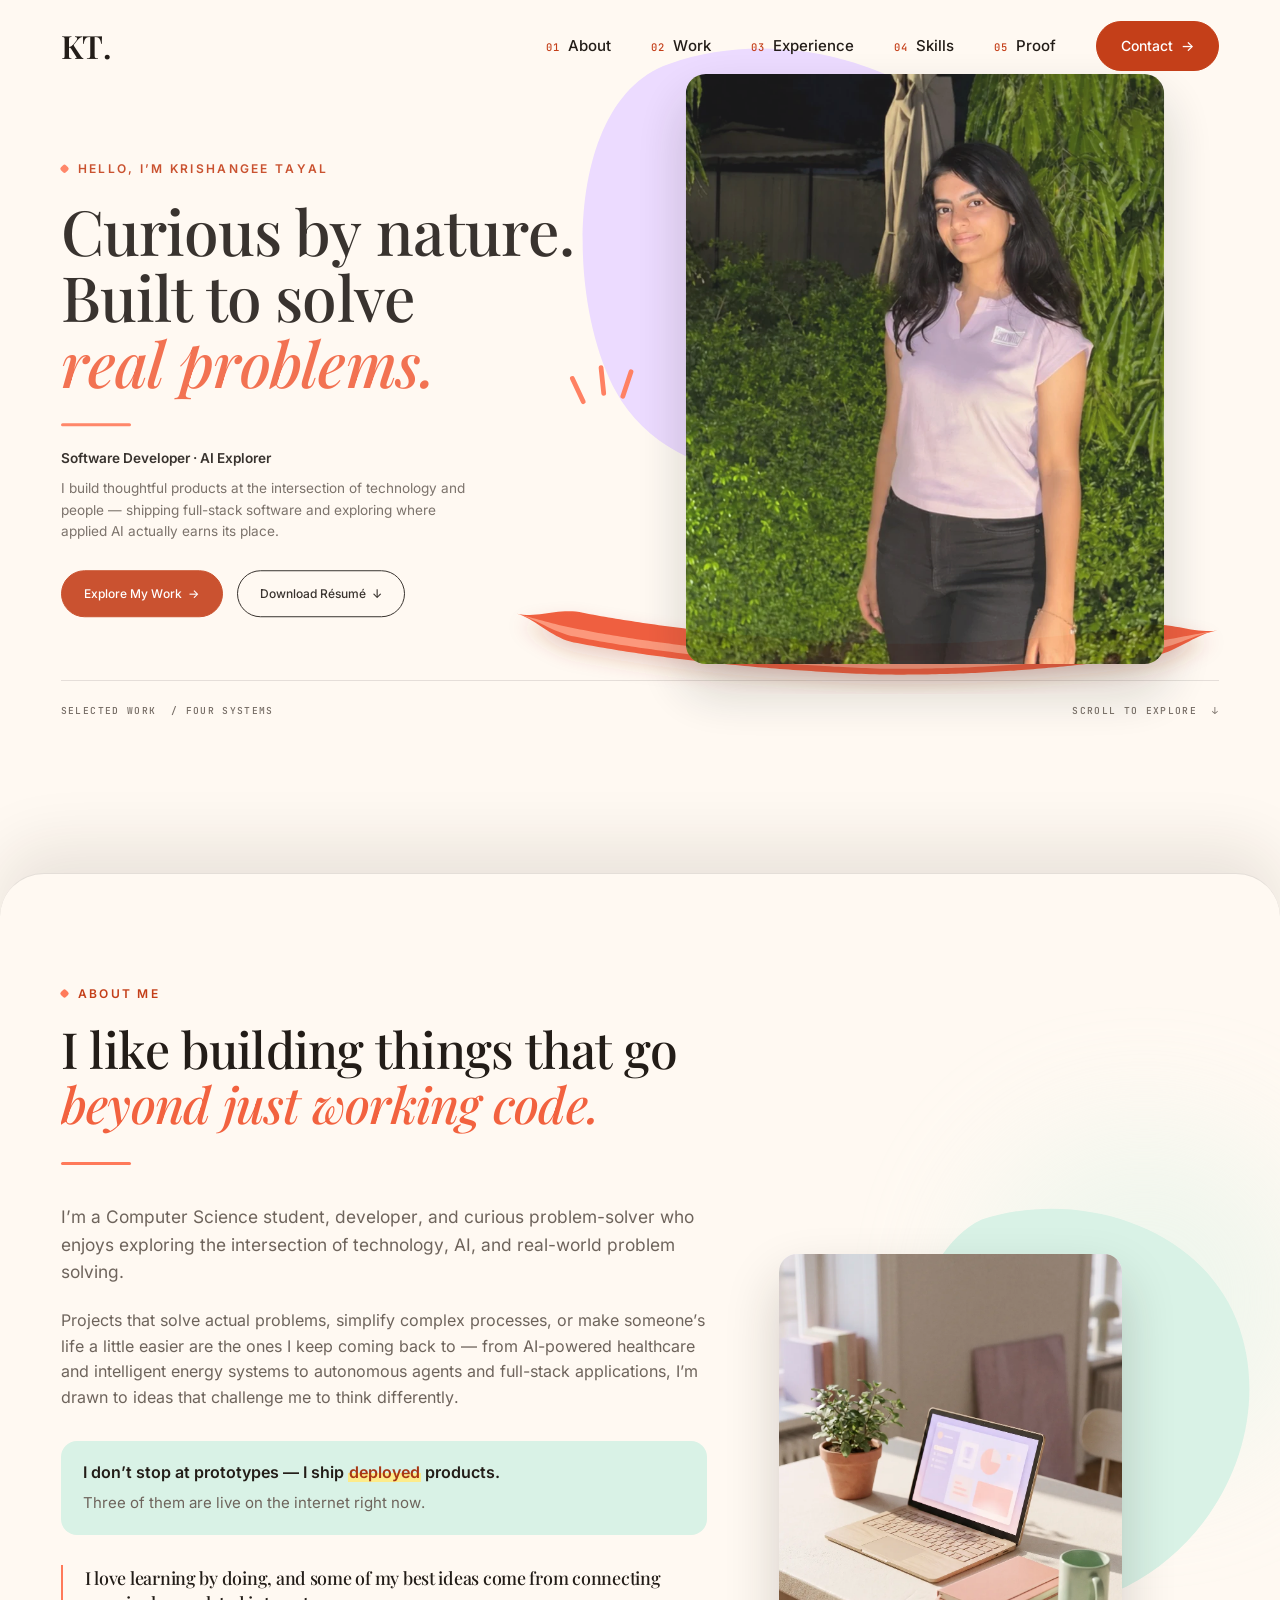
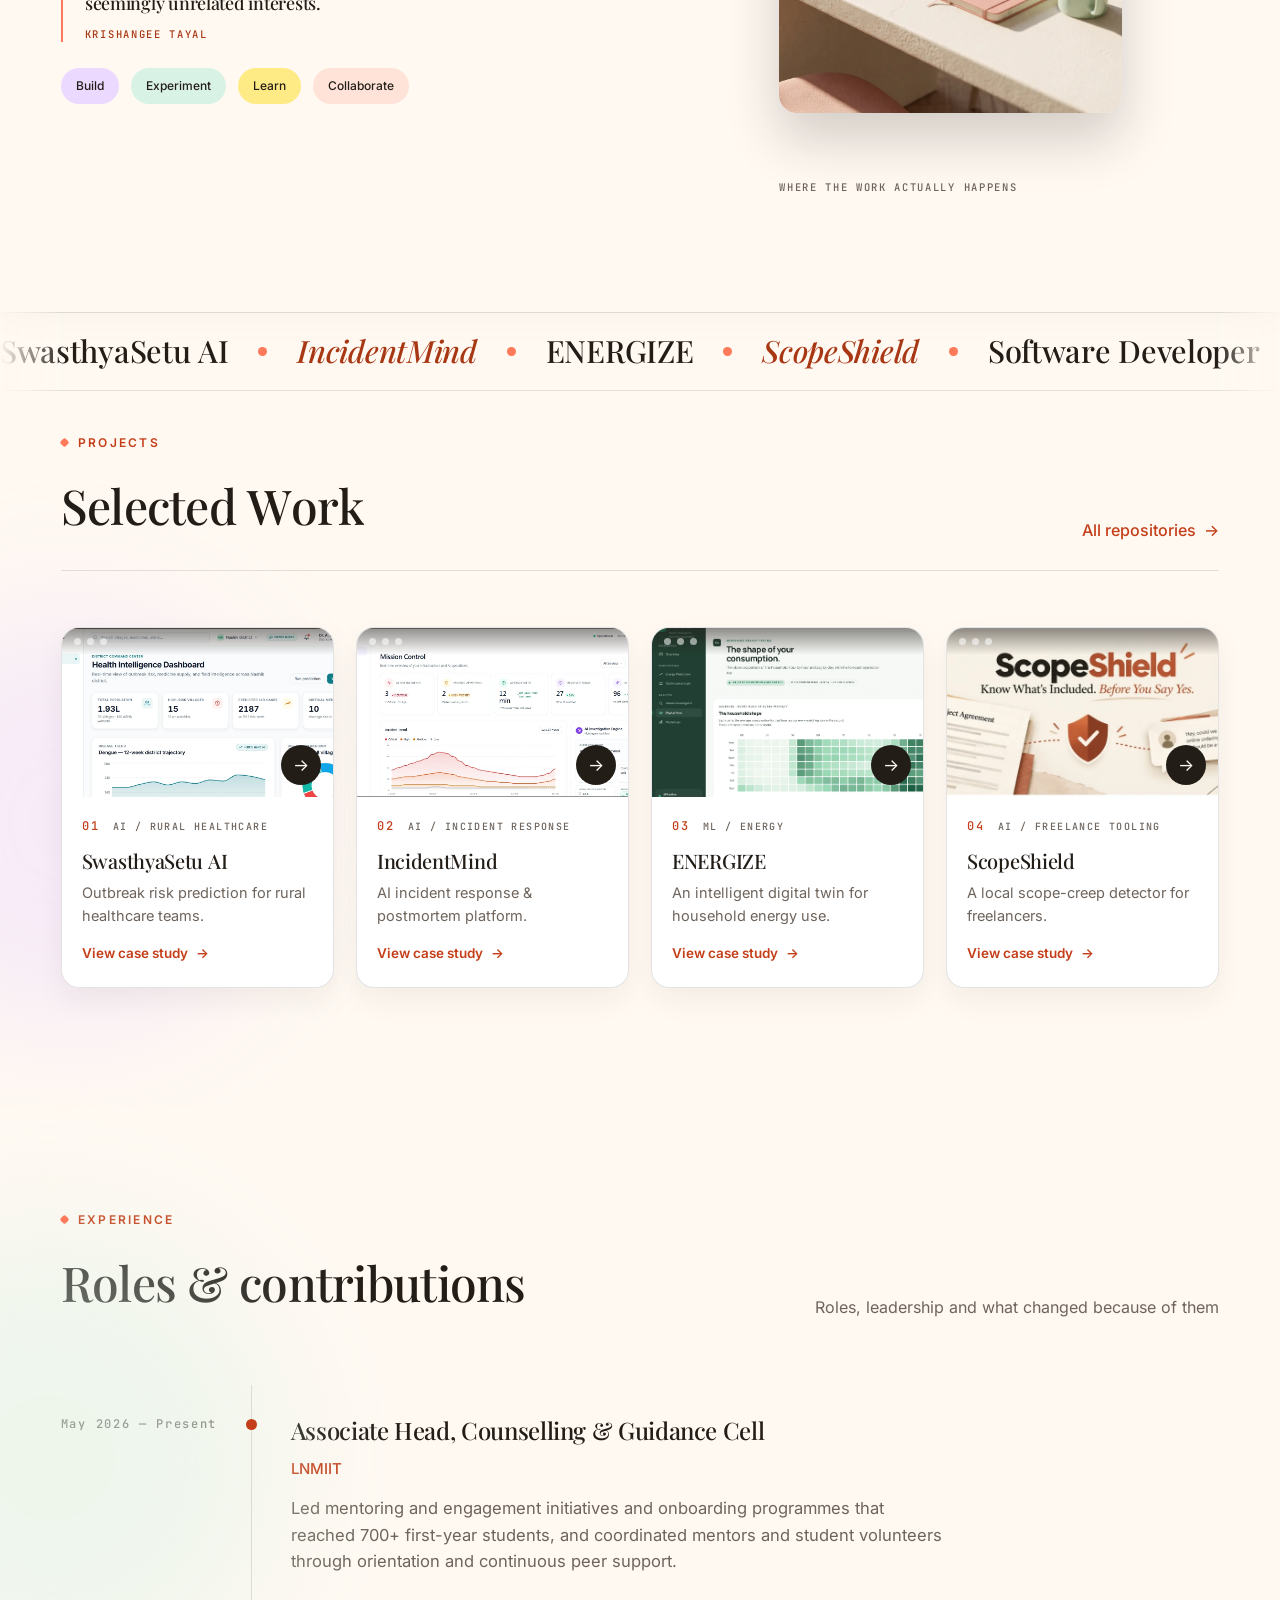
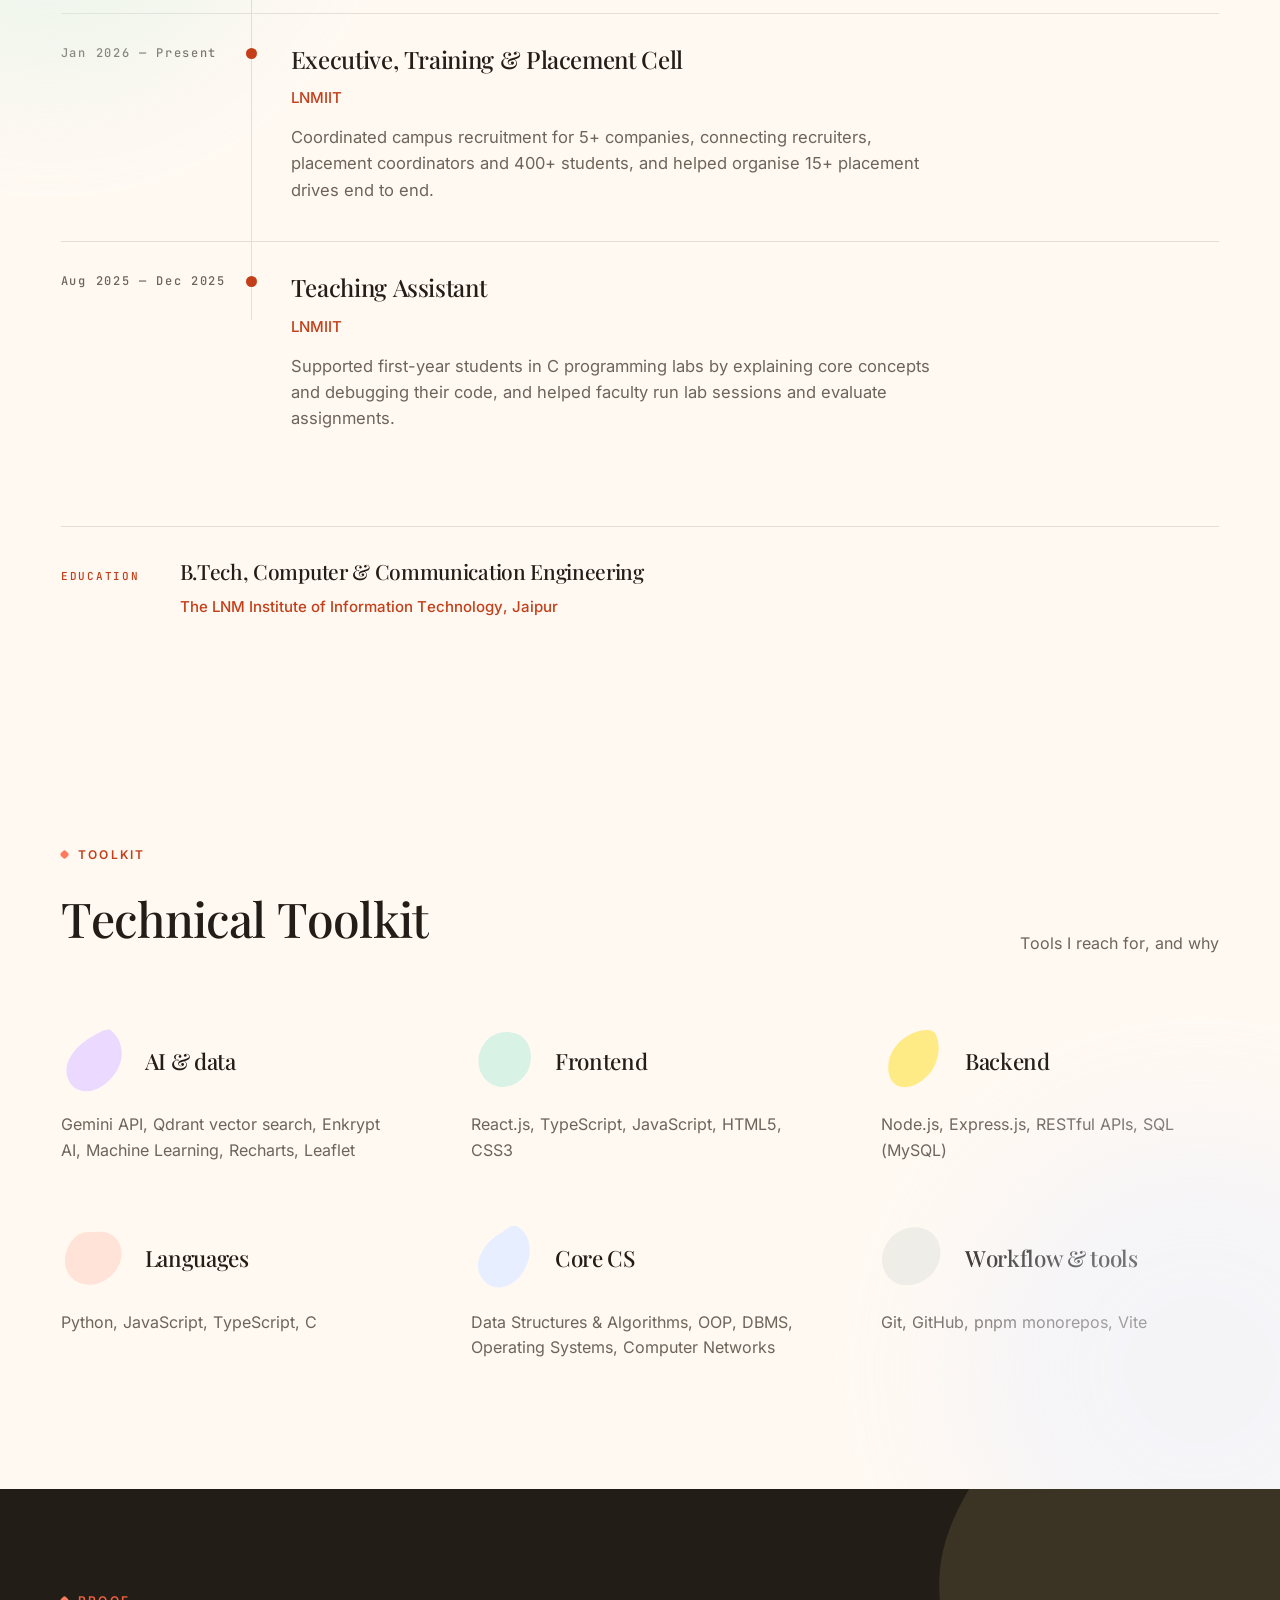
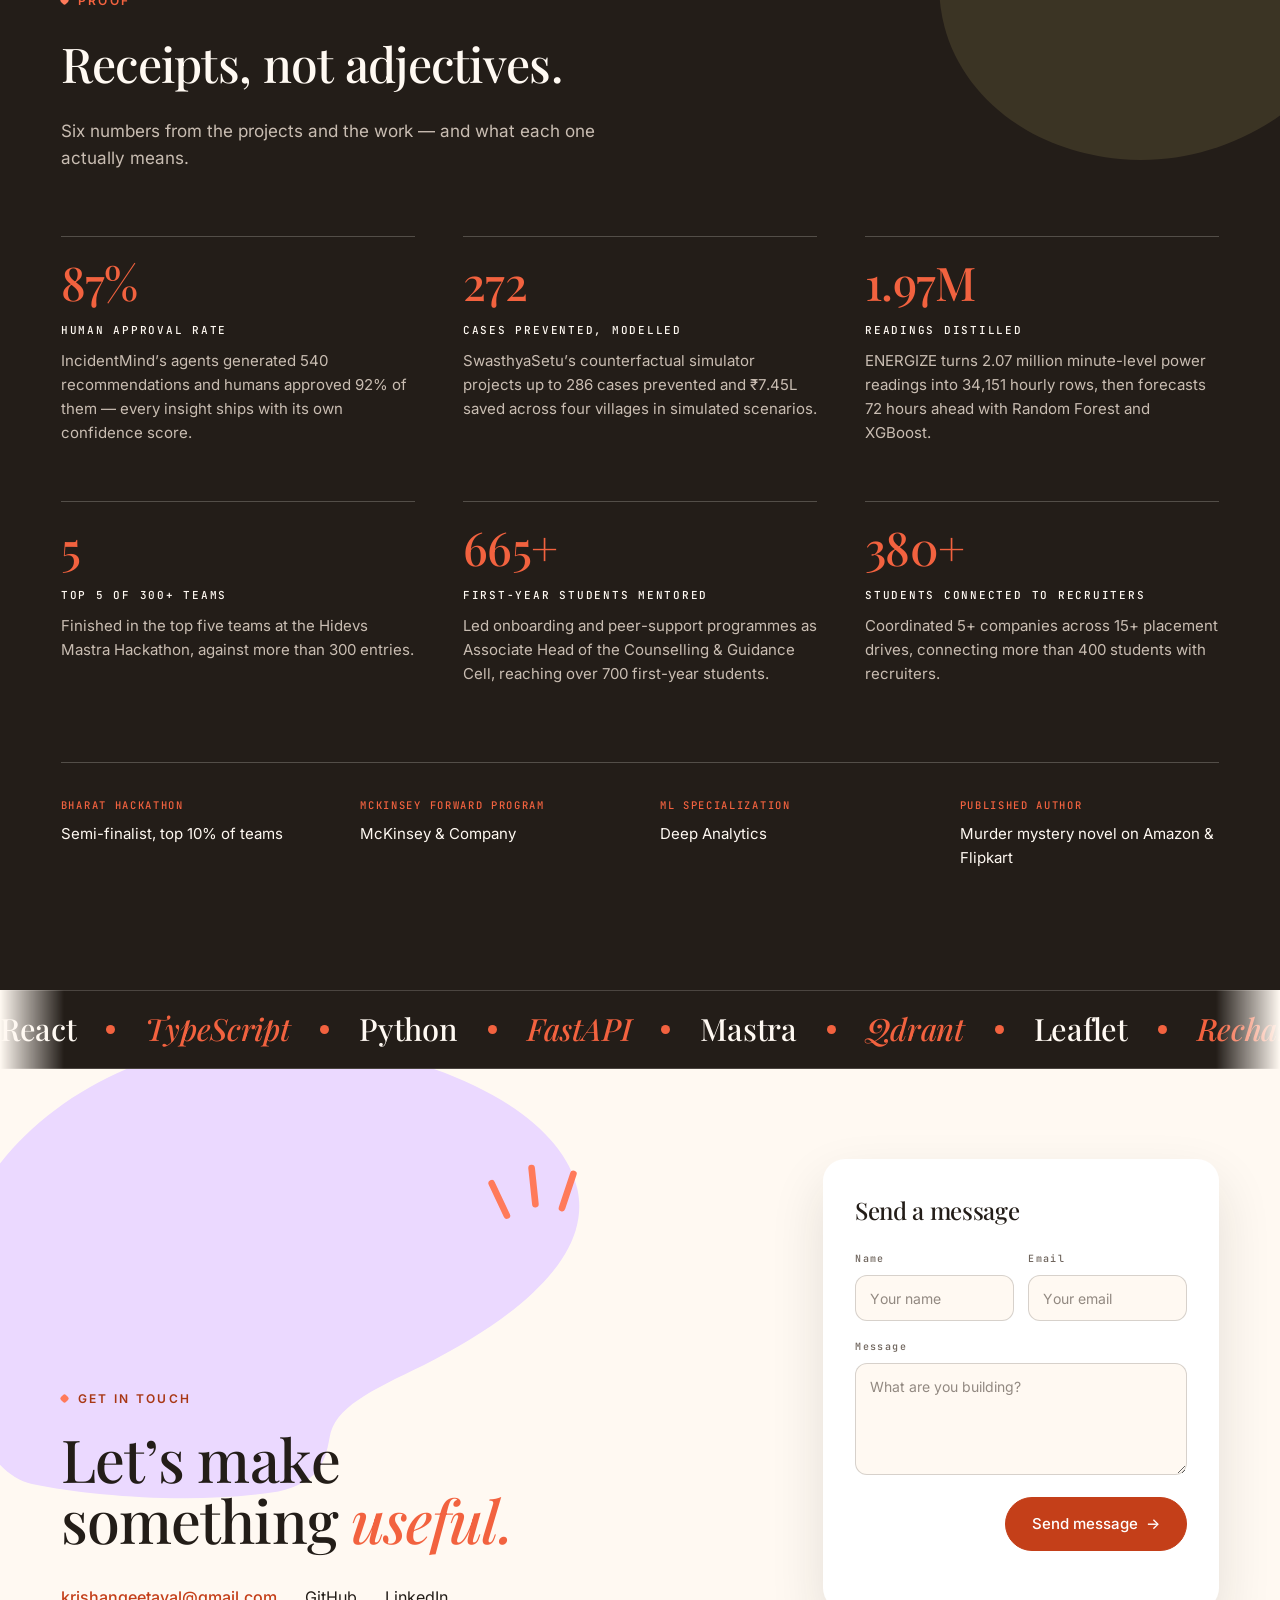
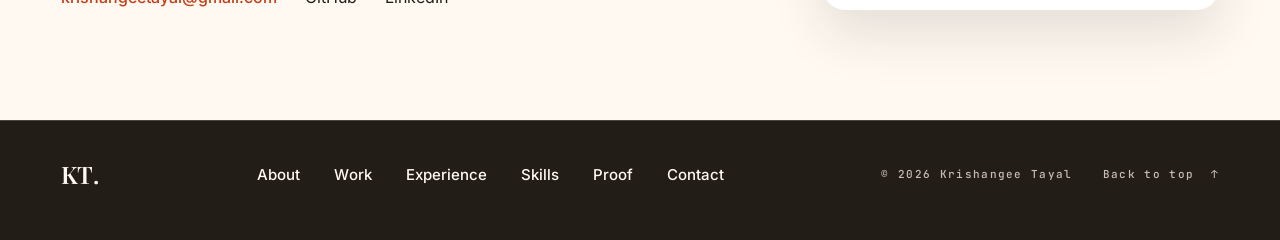
<file: index.html>
<!doctype html>
<html lang="en">
<head>
<meta charset="utf-8">
<meta name="viewport" content="width=device-width, initial-scale=1">
<title>Krishangee Tayal — Software Developer · AI Explorer</title>
<meta name="description" content="Krishangee Tayal is a software developer and AI explorer building full-stack products that solve real problems — from outbreak prediction for rural healthcare to AI incident response and household energy twins.">
<meta name="author" content="Krishangee Tayal">
<meta name="theme-color" content="#FFF9F2">
<meta name="color-scheme" content="light">

<meta property="og:type" content="website">
<meta property="og:site_name" content="Krishangee Tayal">
<meta property="og:title" content="Krishangee Tayal — Software Developer · AI Explorer">
<meta property="og:description" content="Curious by nature. Built to solve real problems. Four real systems, real numbers, real links.">
<meta property="og:image" content="assets/og.png">
<meta property="og:image:width" content="1200">
<meta property="og:image:height" content="630">
<meta name="twitter:card" content="summary_large_image">
<meta name="twitter:title" content="Krishangee Tayal — Software Developer · AI Explorer">
<meta name="twitter:description" content="Curious by nature. Built to solve real problems.">
<meta name="twitter:image" content="assets/og.png">

<link rel="icon" href="assets/favicon.svg" type="image/svg+xml">
<link rel="icon" href="assets/favicon.ico" sizes="any">
<link rel="apple-touch-icon" href="assets/apple-touch-icon.png">
<link rel="manifest" href="assets/site.webmanifest">
<link rel="stylesheet" href="assets/css/site.css">
<script src="assets/js/boot.js"></script>
<script src="assets/js/site.js" defer></script>
</head>
<body>
<a class="skip-link" href="#main">Skip to content</a>

<!-- ============================================================ HEADER -->
<header class="site-head" id="siteHead">
  <div class="site-head__inner">
    <a class="site-head__mark h-serif" href="#top" aria-label="Krishangee Tayal — back to top">KT.</a>

    <nav class="site-nav" id="siteNav" aria-label="Primary">
      <a href="#about"><span class="nav-n" aria-hidden="true">01</span>About</a>
      <a href="#work"><span class="nav-n" aria-hidden="true">02</span>Work</a>
      <a href="#experience"><span class="nav-n" aria-hidden="true">03</span>Experience</a>
      <a href="#toolkit"><span class="nav-n" aria-hidden="true">04</span>Skills</a>
      <a href="#proof"><span class="nav-n" aria-hidden="true">05</span>Proof</a>
      <a class="btn-primary site-nav__cta" href="#contact">Contact &nbsp;&rarr;</a>
    </nav>

    <button class="nav-toggle" id="navToggle" type="button"
            aria-expanded="false" aria-controls="siteNav" aria-label="Open menu">
      <span></span><span></span><span></span>
    </button>
  </div>
  <div class="site-head__progress" aria-hidden="true"><i></i></div>
</header>

<main id="main">

  <!-- ========================================================== HERO -->
  <!-- The hero pins while the About section rises over it — the About
       literally takes the place of the first page, and the photo goes
       with it. See .hero-stage / .hero-pin in site.css.                -->
  <div class="hero-stage">
    <div class="hero-pin">
  <section class="hero" id="top">
    <svg class="hero__field" viewBox="0 0 790 860" aria-hidden="true" focusable="false">
      <path d="M 150 60 C 290 10, 470 60, 560 180 C 640 288, 600 430, 470 520 C 340 610, 150 590, 84 470 C 20 354, 20 104, 150 60 Z" fill="#EBD9FF"/>
    </svg>

    <img class="hero__ribbon" src="assets/img/hero-ribbon.svg" alt="" aria-hidden="true">

    <svg class="hero__rays" viewBox="0 0 190 150" aria-hidden="true" focusable="false">
      <g stroke="#FF7A5A" stroke-width="7" stroke-linecap="round" fill="none">
        <path d="M 62 108 L 46 74"/><path d="M 92 96 L 88 58"/><path d="M 120 100 L 132 64"/>
      </g>
    </svg>

    <div class="hero__inner">
      <div class="hero__type">
        <p class="eyebrow" data-reveal>Hello, I&rsquo;m Krishangee Tayal</p>
        <h1 class="hero__title" data-reveal="mask">
          <span class="rline"><span>Curious by nature.</span></span>
          <span class="rline"><span>Built to solve</span></span>
          <span class="rline"><span><em>real problems.</em></span></span>
        </h1>
        <span class="hero__rule" aria-hidden="true"></span>
        <p class="hero__role" data-reveal>Software Developer &middot; AI Explorer</p>
        <p class="body-t hero__lede" data-reveal style="--rd:80ms">
          I build thoughtful products at the intersection of technology and people &mdash; shipping
          full-stack software and exploring where applied AI actually earns its place.
        </p>
        <p class="hero__cta" data-reveal style="--rd:160ms">
          <a class="btn-primary" href="#work">Explore My Work &nbsp;&rarr;</a>
          <a class="btn-ghost" href="assets/Krishangee_Tayal_Resume.pdf" download>Download R&eacute;sum&eacute; &nbsp;&darr;</a>
        </p>
      </div>

      <div class="hero__media">
        <picture>
          <source srcset="assets/img/hero-photo.webp" type="image/webp">
          <img src="assets/img/hero-photo.jpg" width="750" height="925" fetchpriority="high" decoding="async"
               alt="Krishangee Tayal standing in a lit garden at night, wearing a white t-shirt carrying the FLEXNOVA wordmark.">
        </picture>
      </div>
    </div>

    <div class="hero__rail">
      <span class="mono">SELECTED WORK &nbsp;/&nbsp;FOUR SYSTEMS</span>
      <span class="mono">SCROLL TO EXPLORE &nbsp;<span class="cue">&darr;</span></span>
    </div>
  </section>
    </div>
    <div class="hero-runway" aria-hidden="true"></div>
  </div>

  <!-- ========================================================= ABOUT -->
  <section class="about" id="about" aria-labelledby="about-h">
    <div class="about__inner">
      <p class="eyebrow" data-reveal>About Me</p>
      <h2 class="h-serif about__statement" id="about-h" data-reveal="mask" style="--rd:60ms">
        <span class="rline"><span>I like building things that go</span></span>
        <span class="rline"><span><em>beyond just working code.</em></span></span>
      </h2>
      <span class="about__rule" aria-hidden="true"></span>

      <div class="about__cols">
        <div class="about__text">
          <p class="body-t about__lead" data-reveal style="--rd:80ms">
            I&rsquo;m a Computer Science student, developer, and curious problem-solver who enjoys exploring
            the intersection of technology, AI, and real-world problem solving.
          </p>
          <p class="body-t about__p" data-reveal style="--rd:140ms">
            Projects that solve actual problems, simplify complex processes, or make someone&rsquo;s life a
            little easier are the ones I keep coming back to &mdash; from AI-powered healthcare and intelligent
            energy systems to autonomous agents and full-stack applications, I&rsquo;m drawn to ideas that challenge
            me to think differently.
          </p>

          <p class="about__ship" data-reveal style="--rd:180ms">
            <strong>I don&rsquo;t stop at prototypes &mdash; I ship <em class="about__deployed">deployed</em> products.</strong>
            <span>Three of them are live on the internet right now.</span>
          </p>

          <blockquote class="about__quote" data-reveal style="--rd:220ms">
            <p class="h-serif">I love learning by doing, and some of my best ideas come from connecting seemingly unrelated interests.</p>
            <cite class="mono about__cite">Krishangee Tayal</cite>
          </blockquote>

          <ul class="chips about__chips" data-reveal style="--rd:260ms">
            <li class="chip chip--lilac">Build</li>
            <li class="chip chip--mint">Experiment</li>
            <li class="chip chip--yellow">Learn</li>
            <li class="chip chip--coral">Collaborate</li>
          </ul>
        </div>

        <aside class="about__visual" data-reveal style="--rd:120ms">
          <span class="glow about__glow" aria-hidden="true"></span>
          <div class="about__frame">
            <svg class="about__field" viewBox="0 0 440 520" aria-hidden="true" focusable="false">
              <path d="M 118 36 C 224 2, 352 44, 392 144 C 430 240, 388 364, 286 424 C 184 484, 62 442, 36 344 C 12 252, 36 74, 118 36 Z" fill="#D9F2E6"/>
            </svg>
            <figure class="about__photo">
              <picture>
                <source srcset="assets/img/about-visual.webp" type="image/webp">
                <img src="assets/img/about-visual.jpg" width="1100" height="1473" loading="lazy" decoding="async"
                     alt="A laptop on a cream desk in warm afternoon light, its screen showing a lilac and coral dashboard, beside a small potted plant, a coral notebook and a mint mug.">
              </picture>
            </figure>
          </div>
          <p class="mono about__cap">WHERE THE WORK ACTUALLY HAPPENS</p>
        </aside>
      </div>
    </div>
  </section>

  <!-- ======================================================== MARQUEE 1 -->
  <div class="marquee" aria-hidden="true">
    <div class="marquee__track">
      <div class="marquee__group">
        <span class="marquee__item">SwasthyaSetu AI <span class="marquee__dot"></span></span>
        <span class="marquee__item"><em>IncidentMind</em> <span class="marquee__dot"></span></span>
        <span class="marquee__item">ENERGIZE <span class="marquee__dot"></span></span>
        <span class="marquee__item"><em>ScopeShield</em> <span class="marquee__dot"></span></span>
        <span class="marquee__item">Software Developer <span class="marquee__dot"></span></span>
        <span class="marquee__item"><em>AI Explorer</em> <span class="marquee__dot"></span></span>
      </div>
      <div class="marquee__group">
        <span class="marquee__item">SwasthyaSetu AI <span class="marquee__dot"></span></span>
        <span class="marquee__item"><em>IncidentMind</em> <span class="marquee__dot"></span></span>
        <span class="marquee__item">ENERGIZE <span class="marquee__dot"></span></span>
        <span class="marquee__item"><em>ScopeShield</em> <span class="marquee__dot"></span></span>
        <span class="marquee__item">Software Developer <span class="marquee__dot"></span></span>
        <span class="marquee__item"><em>AI Explorer</em> <span class="marquee__dot"></span></span>
      </div>
    </div>
  </div>

  <!-- ========================================================== WORK -->
  <section class="work" id="work" aria-labelledby="work-h">
    <span class="glow" style="left:-140px;top:220px;width:420px;height:420px;background:#EBD9FF" aria-hidden="true"></span>

    <div class="shell work__inner">
      <div class="section-head">
        <div>
          <p class="eyebrow" data-reveal>Projects</p>
          <h2 class="h-serif section-h" id="work-h" data-reveal="mask" style="--rd:60ms">
            <span class="rline"><span>Selected Work</span></span>
          </h2>
        </div>
        <a class="link-coral section-head__aside" href="https://github.com/krishangeetayal" target="_blank" rel="noopener">All repositories &nbsp;&rarr;</a>
      </div>

      <div class="pgrid">
        <a class="ptile" href="projects/swasthyasetu-ai/" style="--field:#EBD9FF" data-reveal style="--rd:0ms">
          <span class="ptile__thumb">
            <span class="ptile__chrome" aria-hidden="true"><i></i><i></i><i></i></span>
            <picture>
              <source srcset="assets/img/ss_dashboard.webp" type="image/webp">
              <img src="assets/img/ss_dashboard.png" width="1365" height="634" loading="lazy" decoding="async" alt="SwasthyaSetu AI district command centre dashboard showing total population, high-risk villages, predicted 14-day cases and critical medicine counts for Nashik district.">
            </picture>
            <span class="ptile__badge" aria-hidden="true">&rarr;</span>
          </span>
          <span class="ptile__body">
            <span class="ptile__top">
              <span class="mono ptile__idx">01</span>
              <span class="mono ptile__cat">AI / RURAL HEALTHCARE</span>
            </span>
            <h3 class="h-serif ptile__title">SwasthyaSetu AI</h3>
            <p class="body-t ptile__desc">Outbreak risk prediction for rural healthcare teams.</p>
            <span class="ptile__more">View case study <span class="ptile__arrow" aria-hidden="true">&rarr;</span></span>
          </span>
        </a>
        <a class="ptile" href="projects/incidentmind/" style="--field:#D9F2E6" data-reveal style="--rd:70ms">
          <span class="ptile__thumb">
            <span class="ptile__chrome" aria-hidden="true"><i></i><i></i><i></i></span>
            <picture>
              <source srcset="assets/img/im_mission.webp" type="image/webp">
              <img src="assets/img/im_mission.png" width="1351" height="637" loading="lazy" decoding="async" alt="IncidentMind Mission Control dashboard showing active incidents, pending approvals, average MTTR, incidents resolved and AI confidence.">
            </picture>
            <span class="ptile__badge" aria-hidden="true">&rarr;</span>
          </span>
          <span class="ptile__body">
            <span class="ptile__top">
              <span class="mono ptile__idx">02</span>
              <span class="mono ptile__cat">AI / INCIDENT RESPONSE</span>
            </span>
            <h3 class="h-serif ptile__title">IncidentMind</h3>
            <p class="body-t ptile__desc">AI incident response &amp; postmortem platform.</p>
            <span class="ptile__more">View case study <span class="ptile__arrow" aria-hidden="true">&rarr;</span></span>
          </span>
        </a>
        <a class="ptile" href="projects/energize/" style="--field:#FFEB86" data-reveal style="--rd:140ms">
          <span class="ptile__thumb">
            <span class="ptile__chrome" aria-hidden="true"><i></i><i></i><i></i></span>
            <picture>
              <source srcset="assets/img/ez_twin.webp" type="image/webp">
              <img src="assets/img/ez_twin.png" width="1290" height="900" loading="lazy" decoding="async" alt="ENERGIZE digital twin heatmap showing average household electricity consumption for every hour of every weekday.">
            </picture>
            <span class="ptile__badge" aria-hidden="true">&rarr;</span>
          </span>
          <span class="ptile__body">
            <span class="ptile__top">
              <span class="mono ptile__idx">03</span>
              <span class="mono ptile__cat">ML / ENERGY</span>
            </span>
            <h3 class="h-serif ptile__title">ENERGIZE</h3>
            <p class="body-t ptile__desc">An intelligent digital twin for household energy use.</p>
            <span class="ptile__more">View case study <span class="ptile__arrow" aria-hidden="true">&rarr;</span></span>
          </span>
        </a>
        <a class="ptile" href="projects/scopeshield/" style="--field:#FFE3D8" data-reveal style="--rd:210ms">
          <span class="ptile__thumb">
            <span class="ptile__chrome" aria-hidden="true"><i></i><i></i><i></i></span>
            <picture>
              <source srcset="assets/img/ss_banner.webp" type="image/webp">
              <img src="assets/img/ss_banner.png" width="864" height="370" loading="lazy" decoding="async" alt="ScopeShield brand illustration showing a project agreement, a shield and a client message bubble, captioned Know What's Included, Before You Say Yes.">
            </picture>
            <span class="ptile__badge" aria-hidden="true">&rarr;</span>
          </span>
          <span class="ptile__body">
            <span class="ptile__top">
              <span class="mono ptile__idx">04</span>
              <span class="mono ptile__cat">AI / FREELANCE TOOLING</span>
            </span>
            <h3 class="h-serif ptile__title">ScopeShield</h3>
            <p class="body-t ptile__desc">A local scope-creep detector for freelancers.</p>
            <span class="ptile__more">View case study <span class="ptile__arrow" aria-hidden="true">&rarr;</span></span>
          </span>
        </a>
      </div>
    </div>
  </section>

  <!-- ==================================================== EXPERIENCE -->
  <section class="experience" id="experience" aria-labelledby="exp-h">
    <span class="glow" style="left:-180px;top:120px;width:460px;height:460px;background:#D9F2E6" aria-hidden="true"></span>
    <div class="shell">
      <div class="section-head section-head--lead">
        <div>
          <p class="eyebrow" data-reveal>Experience</p>
          <h2 class="h-serif section-h" id="exp-h" data-reveal="mask" style="--rd:60ms">
            <span class="rline"><span>Roles &amp; contributions</span></span>
          </h2>
        </div>
        <p class="body-t section-head__aside" data-reveal>Roles, leadership and what changed because of them</p>
      </div>

      <ol class="timeline">
        <li class="tl" data-reveal>
          <p class="mono tl__period">May 2026 &mdash; Present</p>
          <p class="tl__dot" aria-hidden="true"></p>
          <div class="tl__body">
            <h3 class="h-serif tl__role">Associate Head, Counselling &amp; Guidance Cell</h3>
            <p class="tl__org">LNMIIT</p>
            <p class="body-t tl__desc">
              Led mentoring and engagement initiatives and onboarding programmes that reached 700+ first-year
              students, and coordinated mentors and student volunteers through orientation and continuous peer support.
            </p>
          </div>
        </li>
        <li class="tl" data-reveal style="--rd:90ms">
          <p class="mono tl__period">Jan 2026 &mdash; Present</p>
          <p class="tl__dot" aria-hidden="true"></p>
          <div class="tl__body">
            <h3 class="h-serif tl__role">Executive, Training &amp; Placement Cell</h3>
            <p class="tl__org">LNMIIT</p>
            <p class="body-t tl__desc">
              Coordinated campus recruitment for 5+ companies, connecting recruiters, placement coordinators and
              400+ students, and helped organise 15+ placement drives end to end.
            </p>
          </div>
        </li>
        <li class="tl tl--last" data-reveal style="--rd:180ms">
          <p class="mono tl__period">Aug 2025 &mdash; Dec 2025</p>
          <p class="tl__dot" aria-hidden="true"></p>
          <div class="tl__body">
            <h3 class="h-serif tl__role">Teaching Assistant</h3>
            <p class="tl__org">LNMIIT</p>
            <p class="body-t tl__desc">
              Supported first-year students in C programming labs by explaining core concepts and debugging their
              code, and helped faculty run lab sessions and evaluate assignments.
            </p>
          </div>
        </li>
      </ol>

      <div class="education" data-reveal>
        <p class="mono education__label">Education</p>
        <div>
          <h3 class="h-serif education__degree">B.Tech, Computer &amp; Communication Engineering</h3>
          <p class="education__school">The LNM Institute of Information Technology, Jaipur</p>
        </div>
      </div>
    </div>
  </section>

  <!-- ====================================================== TOOLKIT -->
  <section class="toolkit" id="toolkit" aria-labelledby="kit-h">
    <span class="glow" style="right:-160px;bottom:-120px;width:480px;height:480px;background:#E7EEFF" aria-hidden="true"></span>
    <div class="shell">
      <div class="section-head section-head--lead">
        <div>
          <p class="eyebrow" data-reveal>Toolkit</p>
          <h2 class="h-serif section-h" id="kit-h" data-reveal="mask" style="--rd:60ms">
            <span class="rline"><span>Technical Toolkit</span></span>
          </h2>
        </div>
        <p class="body-t section-head__aside" data-reveal>Tools I reach for, and why</p>
      </div>

      <div class="kit">
        <div class="kit__item" data-reveal>
          <div class="kit__head">
            <svg class="kit__blob" viewBox="0 0 72 72" aria-hidden="true" focusable="false">
              <path d="M 60 6 C 74 22, 70 46, 48 60 C 26 74, 6 66, 4 48 C 2 30, 20 16, 38 10 C 48 7, 54 4, 60 6 Z" fill="#EBD9FF" transform="rotate(-12 36 36)"/>
            </svg>
            <h3 class="h-serif kit__name">AI &amp; data</h3>
          </div>
          <p class="body-t kit__items">Gemini API, Qdrant vector search, Enkrypt AI, Machine Learning, Recharts, Leaflet</p>
        </div>
        <div class="kit__item" data-reveal style="--rd:70ms">
          <div class="kit__head">
            <svg class="kit__blob" viewBox="0 0 72 72" aria-hidden="true" focusable="false">
              <path d="M 40 4 C 58 4, 68 22, 64 40 C 60 58, 40 70, 24 62 C 8 54, 4 34, 12 20 C 18 9, 28 4, 40 4 Z" fill="#D9F2E6" transform="rotate(8 36 36)"/>
            </svg>
            <h3 class="h-serif kit__name">Frontend</h3>
          </div>
          <p class="body-t kit__items">React.js, TypeScript, JavaScript, HTML5, CSS3</p>
        </div>
        <div class="kit__item" data-reveal style="--rd:140ms">
          <div class="kit__head">
            <svg class="kit__blob" viewBox="0 0 72 72" aria-hidden="true" focusable="false">
              <path d="M 62 8 C 70 28, 58 54, 34 62 C 14 68, 4 54, 8 36 C 12 18, 30 6, 46 4 C 54 3, 59 4, 62 8 Z" fill="#FFEB86" transform="rotate(-6 36 36)"/>
            </svg>
            <h3 class="h-serif kit__name">Backend</h3>
          </div>
          <p class="body-t kit__items">Node.js, Express.js, RESTful APIs, SQL (MySQL)</p>
        </div>
        <div class="kit__item" data-reveal>
          <div class="kit__head">
            <svg class="kit__blob" viewBox="0 0 72 72" aria-hidden="true" focusable="false">
              <path d="M 34 6 C 52 0, 68 16, 64 36 C 60 56, 40 70, 22 64 C 4 58, 0 34, 10 18 C 16 9, 24 9, 34 6 Z" fill="#FFE3D8" transform="rotate(14 36 36)"/>
            </svg>
            <h3 class="h-serif kit__name">Languages</h3>
          </div>
          <p class="body-t kit__items">Python, JavaScript, TypeScript, C</p>
        </div>
        <div class="kit__item" data-reveal style="--rd:70ms">
          <div class="kit__head">
            <svg class="kit__blob" viewBox="0 0 72 72" aria-hidden="true" focusable="false">
              <path d="M 58 4 C 74 18, 68 46, 46 60 C 26 72, 8 62, 6 44 C 4 28, 22 12, 40 8 C 48 6, 54 2, 58 4 Z" fill="#E7EEFF" transform="rotate(-16 36 36)"/>
            </svg>
            <h3 class="h-serif kit__name">Core CS</h3>
          </div>
          <p class="body-t kit__items">Data Structures &amp; Algorithms, OOP, DBMS, Operating Systems, Computer Networks</p>
        </div>
        <div class="kit__item" data-reveal style="--rd:140ms">
          <div class="kit__head">
            <svg class="kit__blob" viewBox="0 0 72 72" aria-hidden="true" focusable="false">
              <path d="M 44 2 C 62 6, 70 28, 60 46 C 50 64, 24 72, 10 58 C -4 44, 0 22, 14 10 C 22 3, 32 0, 44 2 Z" fill="#EFEDE6" transform="rotate(4 36 36)"/>
            </svg>
            <h3 class="h-serif kit__name">Workflow &amp; tools</h3>
          </div>
          <p class="body-t kit__items">Git, GitHub, pnpm monorepos, Vite</p>
        </div>
      </div>
    </div>
  </section>

  <!-- ======================================================= PROOF -->
  <section class="proof" id="proof" aria-labelledby="proof-h">
    <svg class="proof__blob" viewBox="0 0 620 520" aria-hidden="true" focusable="false">
      <path d="M 470 20 C 570 40, 620 140, 590 250 C 560 360, 450 430, 340 420 C 230 410, 150 330, 160 230 C 170 130, 300 -10, 470 20 Z" fill="#FFEB86" opacity=".55"/>
    </svg>
    <div class="shell">
      <p class="eyebrow" data-reveal>Proof</p>
      <h2 class="h-serif section-h" id="proof-h" data-reveal="mask" style="--rd:60ms">
        <span class="rline"><span>Receipts, not adjectives.</span></span>
      </h2>
      <p class="body-t proof__lead" data-reveal style="--rd:120ms">
        Six numbers from the projects and the work &mdash; and what each one actually means.
      </p>

      <div class="stats">
        <div class="stat" data-reveal>
          <p class="h-serif stat__num" data-count="92" data-suffix="%">92%</p>
          <p class="mono stat__label">Human approval rate</p>
          <p class="body-t stat__desc">IncidentMind&rsquo;s agents generated 540 recommendations and humans approved 92% of them &mdash; every insight ships with its own confidence score.</p>
        </div>
        <div class="stat" data-reveal style="--rd:70ms">
          <p class="h-serif stat__num" data-count="286">286</p>
          <p class="mono stat__label">Cases prevented, modelled</p>
          <p class="body-t stat__desc">SwasthyaSetu&rsquo;s counterfactual simulator projects up to 286 cases prevented and &#8377;7.45L saved across four villages in simulated scenarios.</p>
        </div>
        <div class="stat" data-reveal style="--rd:140ms">
          <p class="h-serif stat__num" data-count="2.07" data-dec="2" data-suffix="M">2.07M</p>
          <p class="mono stat__label">Readings distilled</p>
          <p class="body-t stat__desc">ENERGIZE turns 2.07 million minute-level power readings into 34,151 hourly rows, then forecasts 72 hours ahead with Random Forest and XGBoost.</p>
        </div>
        <div class="stat" data-reveal>
          <p class="h-serif stat__num" data-count="5">5</p>
          <p class="mono stat__label">Top 5 of 300+ teams</p>
          <p class="body-t stat__desc">Finished in the top five teams at the Hidevs Mastra Hackathon, against more than 300 entries.</p>
        </div>
        <div class="stat" data-reveal style="--rd:70ms">
          <p class="h-serif stat__num" data-count="700" data-suffix="+">700+</p>
          <p class="mono stat__label">First-year students mentored</p>
          <p class="body-t stat__desc">Led onboarding and peer-support programmes as Associate Head of the Counselling &amp; Guidance Cell, reaching over 700 first-year students.</p>
        </div>
        <div class="stat" data-reveal style="--rd:140ms">
          <p class="h-serif stat__num" data-count="400" data-suffix="+">400+</p>
          <p class="mono stat__label">Students connected to recruiters</p>
          <p class="body-t stat__desc">Coordinated 5+ companies across 15+ placement drives, connecting more than 400 students with recruiters.</p>
        </div>
      </div>

      <ul class="recognition">
        <li class="rec" data-reveal>
          <p class="mono rec__label">Bharat Hackathon</p>
          <p class="body-t rec__desc">Semi-finalist, top 10% of teams</p>
        </li>
        <li class="rec" data-reveal style="--rd:60ms">
          <p class="mono rec__label">McKinsey Forward Program</p>
          <p class="body-t rec__desc">McKinsey &amp; Company</p>
        </li>
        <li class="rec" data-reveal style="--rd:120ms">
          <p class="mono rec__label">ML Specialization</p>
          <p class="body-t rec__desc">Deep Analytics</p>
        </li>
        <li class="rec" data-reveal style="--rd:180ms">
          <p class="mono rec__label">Published author</p>
          <p class="body-t rec__desc">Murder mystery novel on Amazon &amp; Flipkart</p>
        </li>
      </ul>
    </div>
  </section>

  <!-- ====================================================== MARQUEE 2 -->
  <div class="marquee marquee--reverse marquee--dark" aria-hidden="true">
    <div class="marquee__track">
      <div class="marquee__group">
        <span class="marquee__item">React <span class="marquee__dot"></span></span>
        <span class="marquee__item"><em>TypeScript</em> <span class="marquee__dot"></span></span>
        <span class="marquee__item">Python <span class="marquee__dot"></span></span>
        <span class="marquee__item"><em>FastAPI</em> <span class="marquee__dot"></span></span>
        <span class="marquee__item">Mastra <span class="marquee__dot"></span></span>
        <span class="marquee__item"><em>Qdrant</em> <span class="marquee__dot"></span></span>
        <span class="marquee__item">Leaflet <span class="marquee__dot"></span></span>
        <span class="marquee__item"><em>Recharts</em> <span class="marquee__dot"></span></span>
        <span class="marquee__item">Ollama <span class="marquee__dot"></span></span>
        <span class="marquee__item"><em>Tailwind CSS</em> <span class="marquee__dot"></span></span>
      </div>
      <div class="marquee__group">
        <span class="marquee__item">React <span class="marquee__dot"></span></span>
        <span class="marquee__item"><em>TypeScript</em> <span class="marquee__dot"></span></span>
        <span class="marquee__item">Python <span class="marquee__dot"></span></span>
        <span class="marquee__item"><em>FastAPI</em> <span class="marquee__dot"></span></span>
        <span class="marquee__item">Mastra <span class="marquee__dot"></span></span>
        <span class="marquee__item"><em>Qdrant</em> <span class="marquee__dot"></span></span>
        <span class="marquee__item">Leaflet <span class="marquee__dot"></span></span>
        <span class="marquee__item"><em>Recharts</em> <span class="marquee__dot"></span></span>
        <span class="marquee__item">Ollama <span class="marquee__dot"></span></span>
        <span class="marquee__item"><em>Tailwind CSS</em> <span class="marquee__dot"></span></span>
      </div>
    </div>
  </div>

  <!-- ===================================================== CONTACT -->
  <section class="contact" id="contact" aria-labelledby="contact-h">
    <svg class="contact__field" viewBox="0 0 1600 700" preserveAspectRatio="none" aria-hidden="true" focusable="false">
      <path d="M -60 240 C -60 100, 120 -30, 330 -30 C 520 -30, 700 40, 722 130 C 740 205, 640 270, 530 318 C 462 346, 418 364, 412 396 C 406 426, 396 444, 348 454 C 248 468, 120 460, 40 446 C -30 432, -58 330, -60 240 Z" fill="#EBD9FF"/>
    </svg>
    <svg class="contact__rays" viewBox="0 0 190 150" aria-hidden="true" focusable="false">
      <g stroke="#FF7A5A" stroke-width="7" stroke-linecap="round" fill="none">
        <path d="M 62 108 L 46 74"/><path d="M 92 96 L 88 58"/><path d="M 120 100 L 132 64"/>
      </g>
    </svg>

    <div class="shell contact__inner">
      <div class="contact__copy">
        <p class="eyebrow contact__eyebrow" data-reveal>Get in touch</p>
        <h2 class="h-serif contact__h" id="contact-h" data-reveal="mask" style="--rd:60ms">
          <span class="rline"><span>Let&rsquo;s make</span></span>
          <span class="rline"><span>something <em>useful.</em></span></span>
        </h2>
        <ul class="contact__links" data-reveal style="--rd:120ms">
          <li><a class="link-coral" href="mailto:krishangeetayal@gmail.com">krishangeetayal@gmail.com</a></li>
          <li><a href="https://github.com/krishangeetayal" target="_blank" rel="noopener">GitHub</a></li>
          <li><a href="https://linkedin.com/in/krishangeetayal" target="_blank" rel="noopener">LinkedIn</a></li>
        </ul>
      </div>

      <!-- The form works on any free host:
           Netlify  -> detected and handled natively (data-netlify).
           Any host -> site.js posts to a free relay, or opens a pre-filled mail app. -->
      <form class="cform" name="contact" method="POST" action="#contact"
            data-netlify="true" netlify-honeypot="bot-field" data-form="contact">
        <p class="hp" aria-hidden="true">
          <label>Leave this field empty <input name="bot-field" tabindex="-1" autocomplete="off"></label>
        </p>        <input type="hidden" name="form-name" value="contact">
        <h3 class="h-serif cform__title">Send a message</h3>

        <div class="cform__row">
          <p class="field">
            <label class="mono field__label" for="cf-name">Name</label>
            <input class="field__input" id="cf-name" name="name" type="text" required autocomplete="name" placeholder="Your name">
          </p>
          <p class="field">
            <label class="mono field__label" for="cf-email">Email</label>
            <input class="field__input" id="cf-email" name="email" type="email" required autocomplete="email" placeholder="Your email">
          </p>
        </div>

        <p class="field">
          <label class="mono field__label" for="cf-message">Message</label>
          <textarea class="field__input field__input--area" id="cf-message" name="message" rows="5" required placeholder="What are you building?"></textarea>
        </p>

        <div class="cform__actions">
          <button class="btn-primary cform__submit" type="submit">Send message &nbsp;&rarr;</button>
        </div>
        <p class="cform__status mono" id="formStatus" role="status" aria-live="polite"></p>
      </form>
    </div>
  </section>
</main>

<!-- ========================================================= FOOTER -->
<footer class="footer footer--dark">
  <div class="shell footer__inner">
    <p class="h-serif footer__mark">KT.</p>
    <nav class="footer__nav" aria-label="Footer">
      <a href="#about">About</a>
      <a href="#work">Work</a>
      <a href="#experience">Experience</a>
      <a href="#toolkit">Skills</a>
      <a href="#proof">Proof</a>
      <a href="#contact">Contact</a>
    </nav>
    <p class="footer__legal">
      <span class="mono">&copy; 2026 Krishangee Tayal</span>
      <a class="mono footer__top" href="#top">Back to top &nbsp;&uarr;</a>
    </p>
  </div>
</footer>

</body>
</html>
</file>
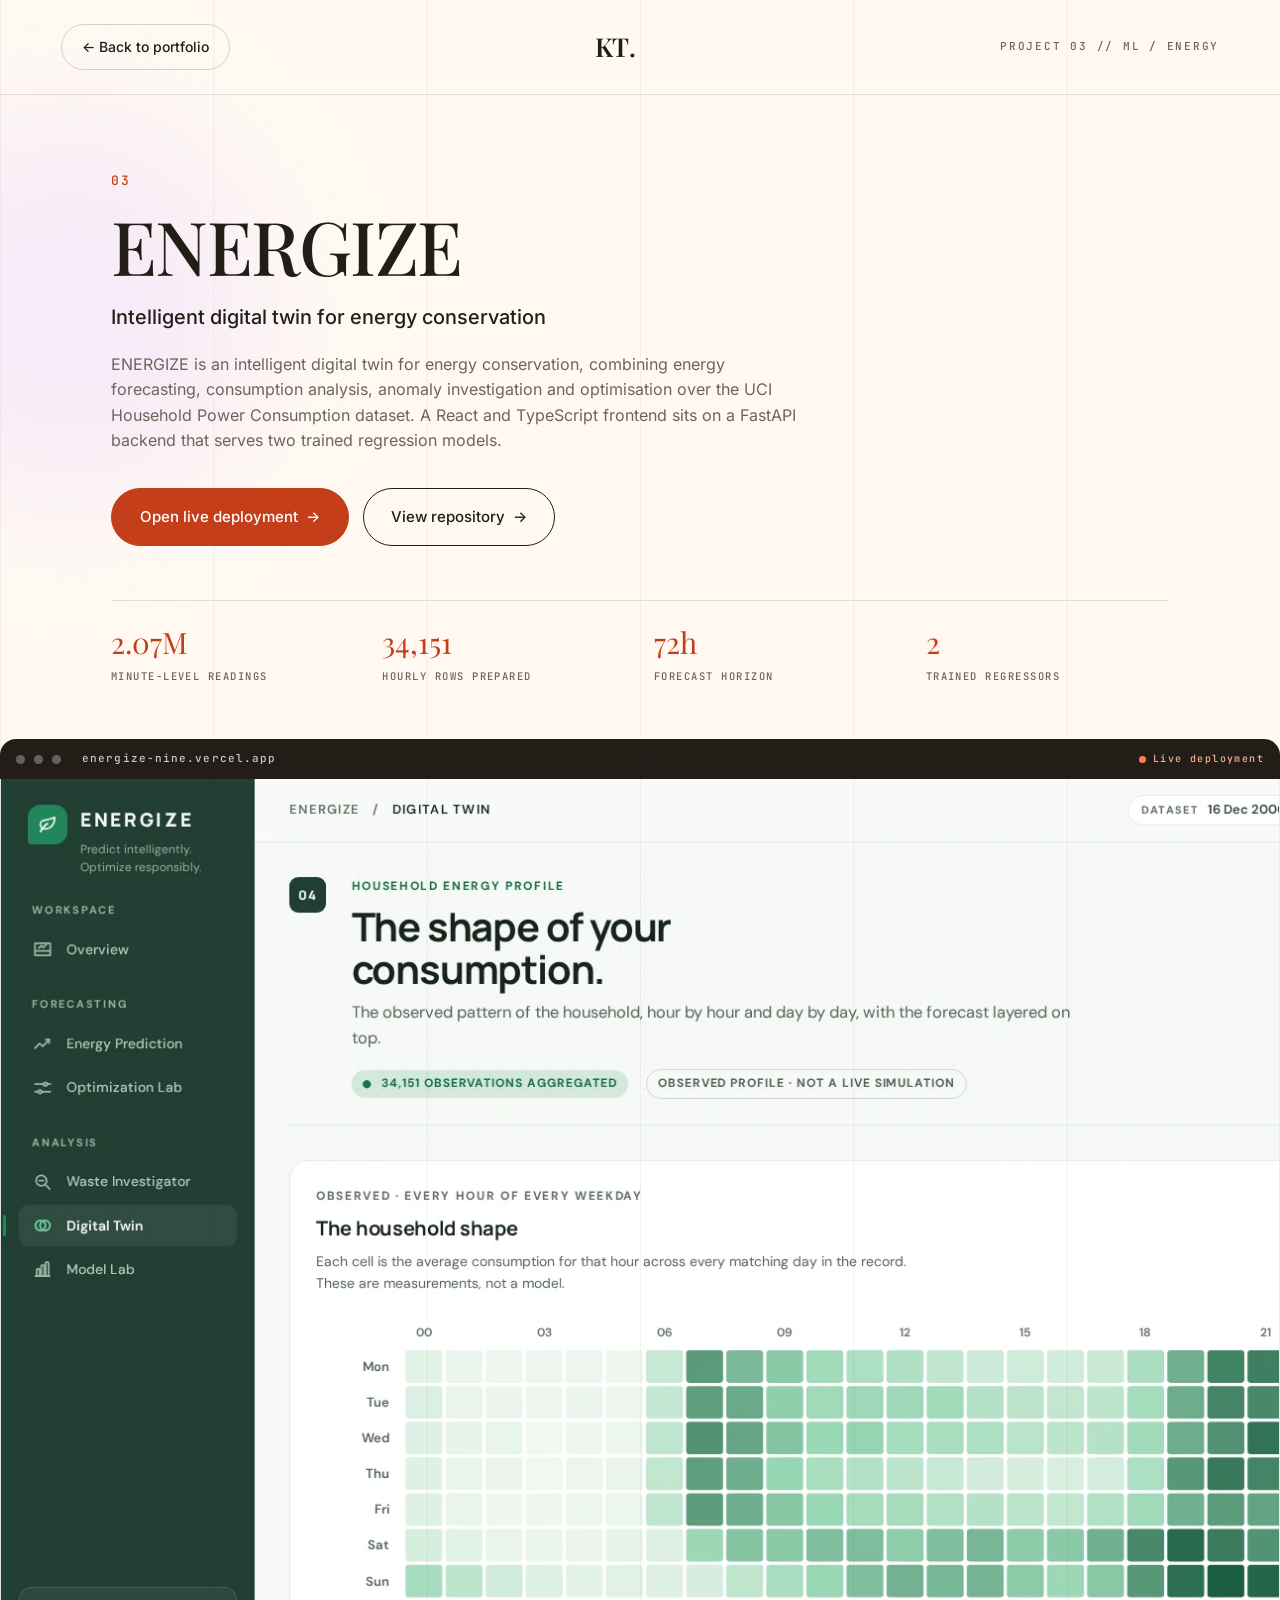
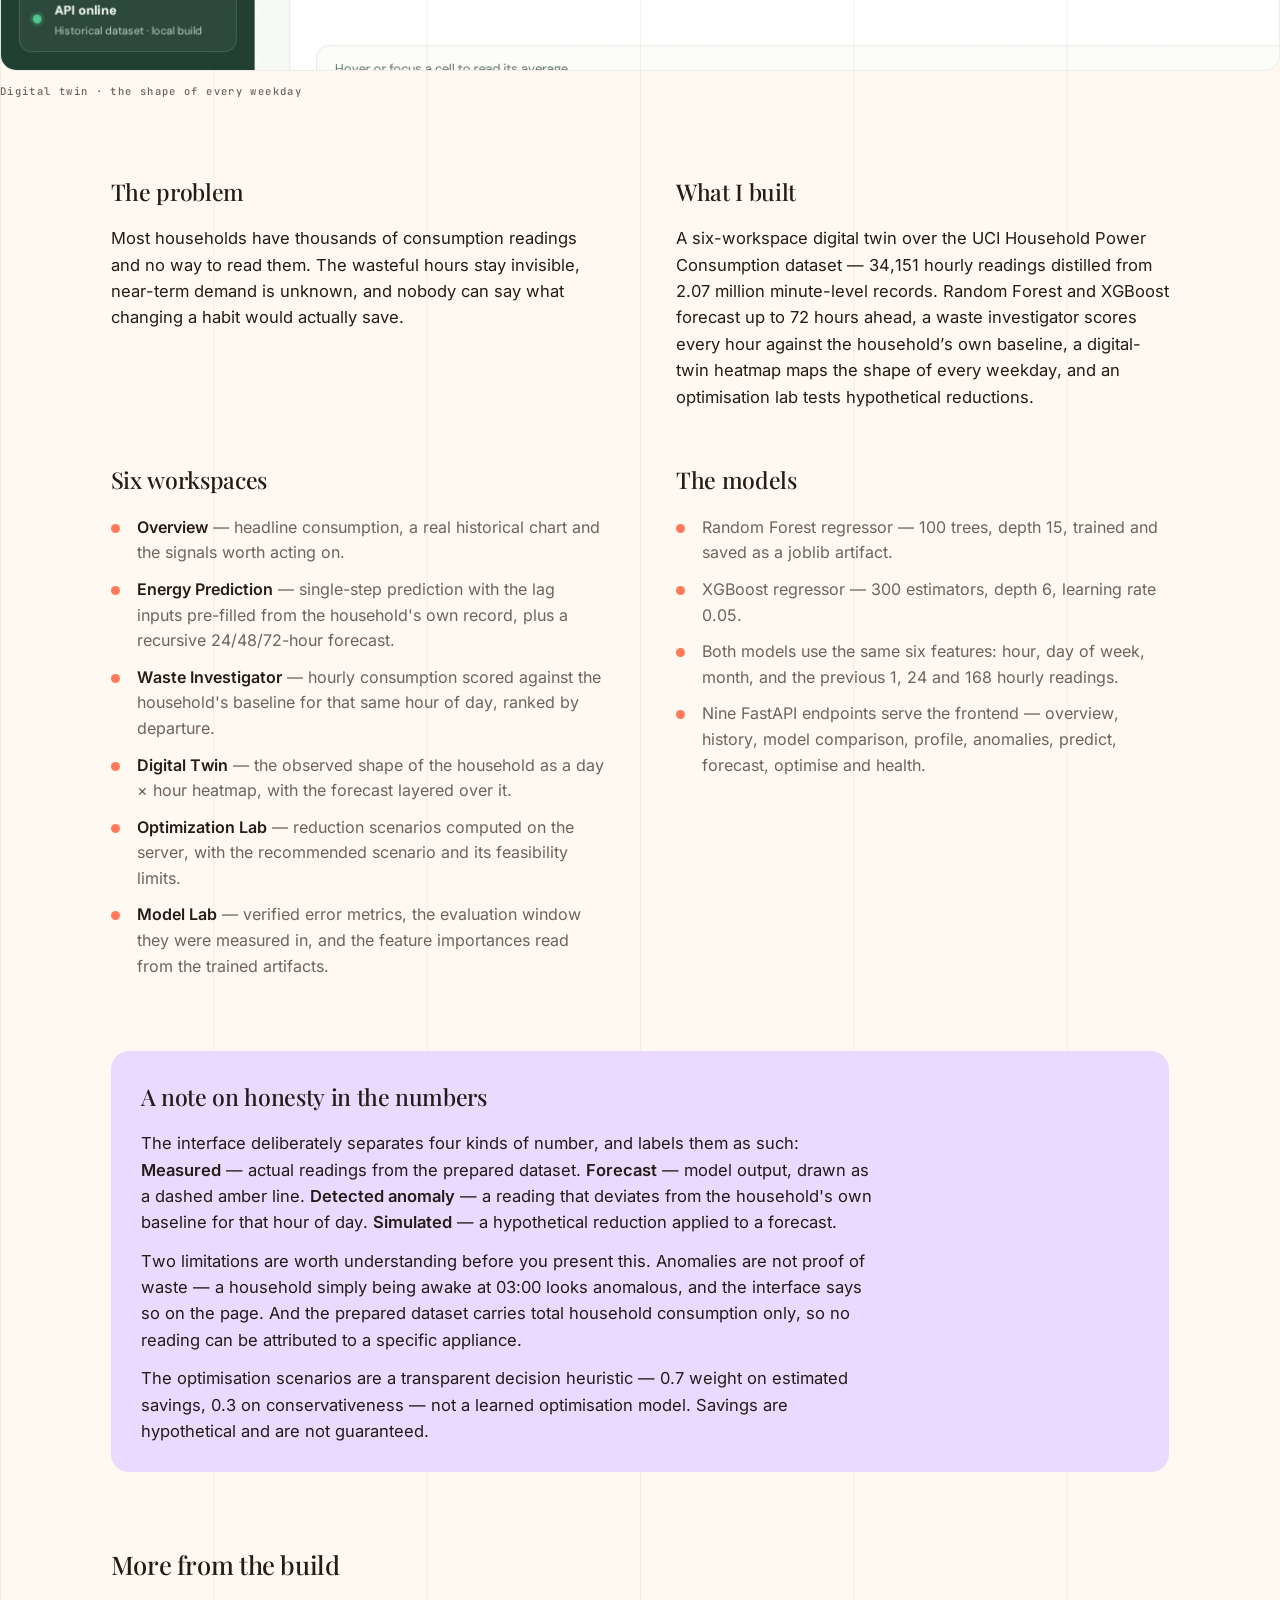
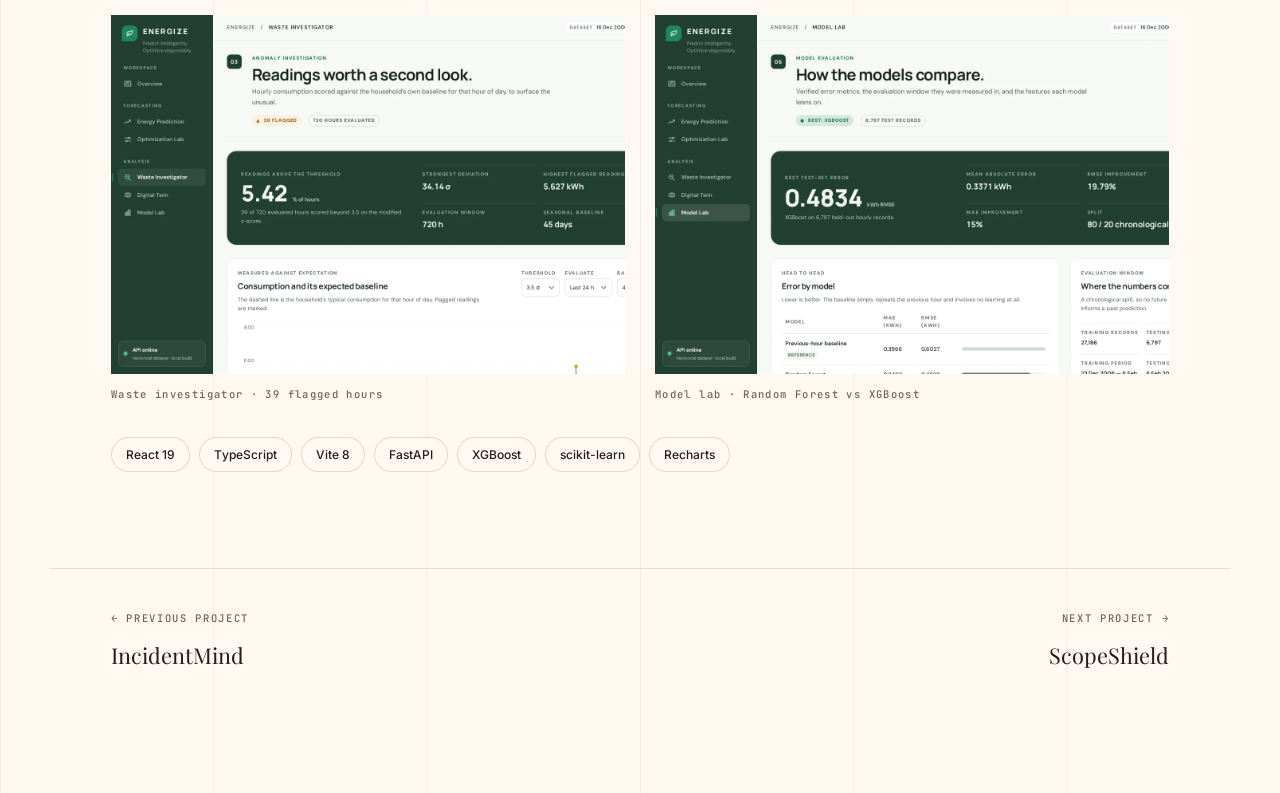
<file: projects/energize/index.html>
<!doctype html>
<html lang="en">
<head>
<meta charset="utf-8">
<meta name="viewport" content="width=device-width, initial-scale=1">
<title>ENERGIZE — Krishangee Tayal</title>
<meta name="description" content="ENERGIZE — an intelligent digital twin for household energy conservation, forecasting 72 hours ahead over 2.07 million minute-level readings.">
<meta name="author" content="Krishangee Tayal">
<meta name="theme-color" content="#FFF9F2">
<meta name="color-scheme" content="light">

<meta property="og:type" content="article">
<meta property="og:site_name" content="Krishangee Tayal">
<meta property="og:title" content="ENERGIZE — Krishangee Tayal">
<meta property="og:description" content="A digital twin of a household’s electricity use — measure it, find the waste, and model what changing it would actually save.">
<meta property="og:image" content="../../assets/og.png">
<meta property="og:image:width" content="1200">
<meta property="og:image:height" content="630">
<meta name="twitter:card" content="summary_large_image">
<meta name="twitter:title" content="ENERGIZE — Krishangee Tayal">
<meta name="twitter:description" content="A digital twin of a household’s electricity use — measure it, find the waste, and model what changing it would actually save.">
<meta name="twitter:image" content="../../assets/og.png">

<link rel="icon" href="../../assets/favicon.svg" type="image/svg+xml">
<link rel="icon" href="../../assets/favicon.ico" sizes="any">
<link rel="apple-touch-icon" href="../../assets/apple-touch-icon.png">
<link rel="manifest" href="../../assets/site.webmanifest">
<link rel="stylesheet" href="../../assets/css/site.css">
<script src="../../assets/js/boot.js"></script>
<script src="../../assets/js/site.js" defer></script>
</head>
<body class="case-body">
<a class="skip-link" href="#case">Skip to content</a>

<main class="case" id="case">
  <div class="case__grid" aria-hidden="true"></div>
  <span class="glow" style="left:-120px;top:120px;width:380px;height:380px;background:#EBD9FF" aria-hidden="true"></span>

  <header class="case__bar">
    <a class="case__back" href="../../index.html#work">&larr; Back to portfolio</a>
    <a class="h-serif case__mark" href="../../index.html" aria-label="Krishangee Tayal — home">KT.</a>
    <p class="case__eyebrow">Project 03 // ML / Energy</p>
  </header>

  <section class="case__hero">
    <p class="case__idx" data-reveal>03</p>
    <h1 class="h-serif case__title" data-reveal="mask" style="--rd:60ms">
      <span class="rline"><span>ENERGIZE</span></span>
    </h1>
    <p class="case__sub" data-reveal style="--rd:120ms">Intelligent digital twin for energy conservation</p>
    <p class="body-t case__desc" data-reveal style="--rd:180ms">ENERGIZE is an intelligent digital twin for energy conservation, combining energy forecasting, consumption analysis, anomaly investigation and optimisation over the UCI Household Power Consumption dataset. A React and TypeScript frontend sits on a FastAPI backend that serves two trained regression models.</p>
    <p class="case__actions" data-reveal style="--rd:240ms">
      <a class="btn-primary" href="https://energize-nine.vercel.app" target="_blank" rel="noopener">Open live deployment &nbsp;&rarr;</a>
      <a class="btn-ghost" href="https://github.com/krishangeetayal/ENERGIZE" target="_blank" rel="noopener">View repository &nbsp;&rarr;</a>
    </p>

    <div class="case__facts">
      <div class="case__fact" data-reveal>
        <p class="case__fact-n" data-count="2.07" data-dec="2" data-suffix="M">2.07M</p>
        <p class="case__fact-l">Minute-level readings</p>
      </div>
      <div class="case__fact" data-reveal>
        <p class="case__fact-n">34,151</p>
        <p class="case__fact-l">Hourly rows prepared</p>
      </div>
      <div class="case__fact" data-reveal>
        <p class="case__fact-n" data-count="72" data-dec="0" data-suffix="h">72h</p>
        <p class="case__fact-l">Forecast horizon</p>
      </div>
      <div class="case__fact" data-reveal>
        <p class="case__fact-n" data-count="2" data-dec="0" data-suffix="">2</p>
        <p class="case__fact-l">Trained regressors</p>
      </div>
    </div>
  </section>

  <figure class="case__shot shell" data-reveal>
    <div class="chrome ">
      <span class="chrome__dot"></span><span class="chrome__dot"></span><span class="chrome__dot"></span>
      <span class="chrome__url">energize-nine.vercel.app</span>
      <span class="chrome__live">Live deployment</span>
    </div>
    <picture>
      <source srcset="../../assets/img/ez_twin.webp" type="image/webp">
      <img src="../../assets/img/ez_twin.png" width="1290" height="900" loading="eager" decoding="async" alt="ENERGIZE digital twin heatmap showing average household electricity consumption for every hour of every weekday.">
    </picture>
    <figcaption class="case__caption">Digital twin &middot; the shape of every weekday</figcaption>
  </figure>

  <div class="case__blocks">
    <section class="case__block" data-reveal>
      <h2 class="h-serif">The problem</h2>
      <p>Most households have thousands of consumption readings and no way to read them. The wasteful hours stay invisible, near-term demand is unknown, and nobody can say what changing a habit would actually save.</p>
    </section>
    <section class="case__block" data-reveal>
      <h2 class="h-serif">What I built</h2>
      <p>A six-workspace digital twin over the UCI Household Power Consumption dataset &mdash; 34,151 hourly readings distilled from 2.07 million minute-level records. Random Forest and XGBoost forecast up to 72 hours ahead, a waste investigator scores every hour against the household&rsquo;s own baseline, a digital-twin heatmap maps the shape of every weekday, and an optimisation lab tests hypothetical reductions.</p>
    </section>
    <section class="case__block" data-reveal>
      <h2 class="h-serif">Six workspaces</h2>
      <ul>
        <li><strong>Overview</strong> &mdash; headline consumption, a real historical chart and the signals worth acting on.</li>
        <li><strong>Energy Prediction</strong> &mdash; single-step prediction with the lag inputs pre-filled from the household's own record, plus a recursive 24/48/72-hour forecast.</li>
        <li><strong>Waste Investigator</strong> &mdash; hourly consumption scored against the household's baseline for that same hour of day, ranked by departure.</li>
        <li><strong>Digital Twin</strong> &mdash; the observed shape of the household as a day &times; hour heatmap, with the forecast layered over it.</li>
        <li><strong>Optimization Lab</strong> &mdash; reduction scenarios computed on the server, with the recommended scenario and its feasibility limits.</li>
        <li><strong>Model Lab</strong> &mdash; verified error metrics, the evaluation window they were measured in, and the feature importances read from the trained artifacts.</li>
      </ul>
    </section>
    <section class="case__block" data-reveal>
      <h2 class="h-serif">The models</h2>
      <ul>
        <li>Random Forest regressor &mdash; 100 trees, depth 15, trained and saved as a joblib artifact.</li>
        <li>XGBoost regressor &mdash; 300 estimators, depth 6, learning rate 0.05.</li>
        <li>Both models use the same six features: hour, day of week, month, and the previous 1, 24 and 168 hourly readings.</li>
        <li>Nine FastAPI endpoints serve the frontend &mdash; overview, history, model comparison, profile, anomalies, predict, forecast, optimise and health.</li>
      </ul>
    </section>
  </div>

  <section class="case__wide">
    <div class="case__callout" data-reveal>
      <h2 class="h-serif" style="font-size:clamp(21px,1.8vw,28px)">A note on honesty in the numbers</h2>
      <p>The interface deliberately separates four kinds of number, and labels them as such: <strong>Measured</strong> &mdash; actual readings from the prepared dataset. <strong>Forecast</strong> &mdash; model output, drawn as a dashed amber line. <strong>Detected anomaly</strong> &mdash; a reading that deviates from the household's own baseline for that hour of day. <strong>Simulated</strong> &mdash; a hypothetical reduction applied to a forecast.</p>
      <p>Two limitations are worth understanding before you present this. Anomalies are not proof of waste &mdash; a household simply being awake at 03:00 looks anomalous, and the interface says so on the page. And the prepared dataset carries total household consumption only, so no reading can be attributed to a specific appliance.</p>
      <p>The optimisation scenarios are a transparent decision heuristic &mdash; 0.7 weight on estimated savings, 0.3 on conservativeness &mdash; not a learned optimisation model. Savings are hypothetical and are not guaranteed.</p>
    </div>
  </section>

  <section class="case__wide">
    <h2 class="h-serif" data-reveal>More from the build</h2>
    <div class="case__more">
      <figure data-reveal>
        <picture>
          <source srcset="../../assets/img/ez_waste.webp" type="image/webp">
          <img src="../../assets/img/ez_waste.png" width="1290" height="900" loading="lazy" decoding="async" alt="ENERGIZE waste investigator flagging 39 hourly readings above the household's expected baseline.">
        </picture>
        <figcaption class="case__caption">Waste investigator &middot; 39 flagged hours</figcaption>
      </figure>
      <figure data-reveal>
        <picture>
          <source srcset="../../assets/img/ez_model.webp" type="image/webp">
          <img src="../../assets/img/ez_model.png" width="1290" height="900" loading="lazy" decoding="async" alt="ENERGIZE model lab comparing the baseline, Random Forest and XGBoost on test-set error metrics.">
        </picture>
        <figcaption class="case__caption">Model lab &middot; Random Forest vs XGBoost</figcaption>
      </figure>
    </div>
    <ul class="chips" style="margin-top:34px" data-reveal>
      <li class="chip">React 19</li>
      <li class="chip">TypeScript</li>
      <li class="chip">Vite 8</li>
      <li class="chip">FastAPI</li>
      <li class="chip">XGBoost</li>
      <li class="chip">scikit-learn</li>
      <li class="chip">Recharts</li>
    </ul>
  </section>

  <nav class="case__nav" aria-label="Projects">
    <a class="case__navlink" href="../incidentmind/">
      <span class="case__navlabel">&larr; Previous project</span>
      <span class="case__navtitle">IncidentMind</span>
    </a>
    <a class="case__navlink case__navlink--next" href="../scopeshield/">
      <span class="case__navlabel">Next project &rarr;</span>
      <span class="case__navtitle">ScopeShield</span>
    </a>
  </nav>
</main>

</body>
</html>
</file>
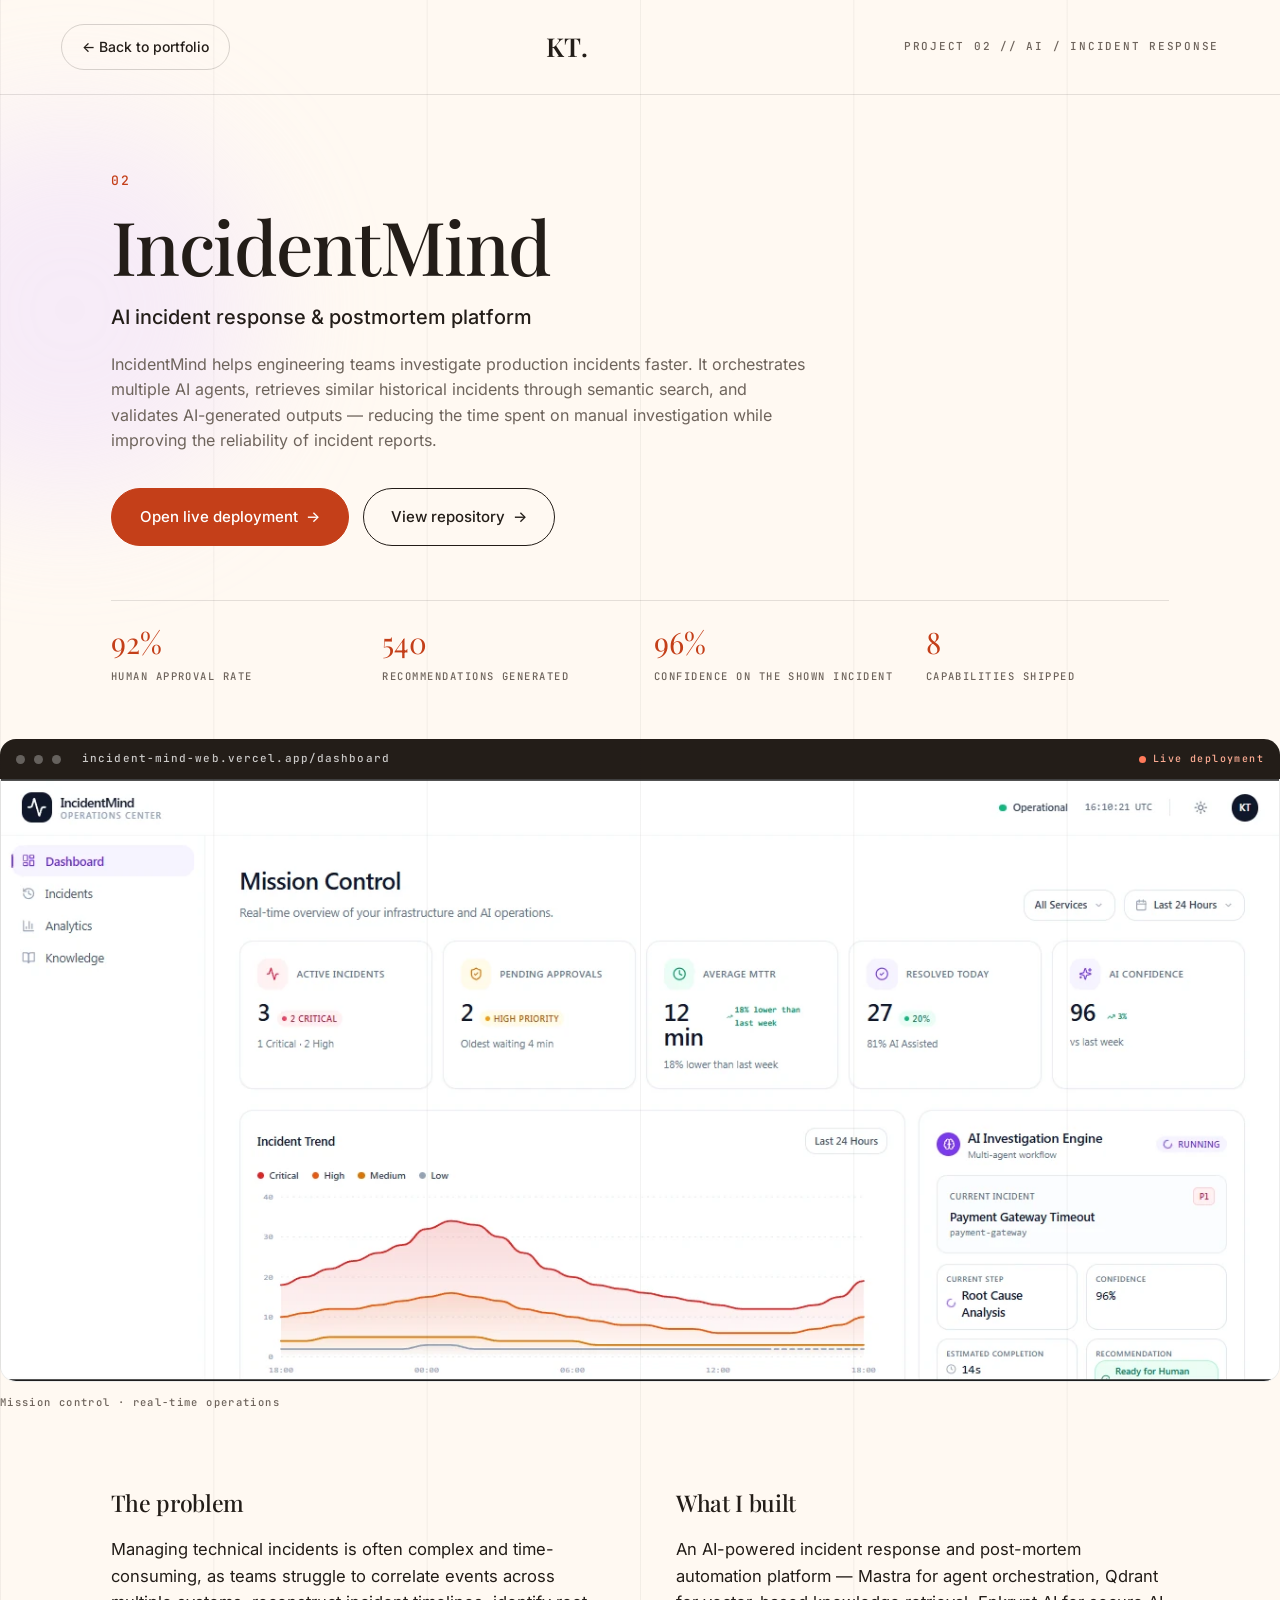
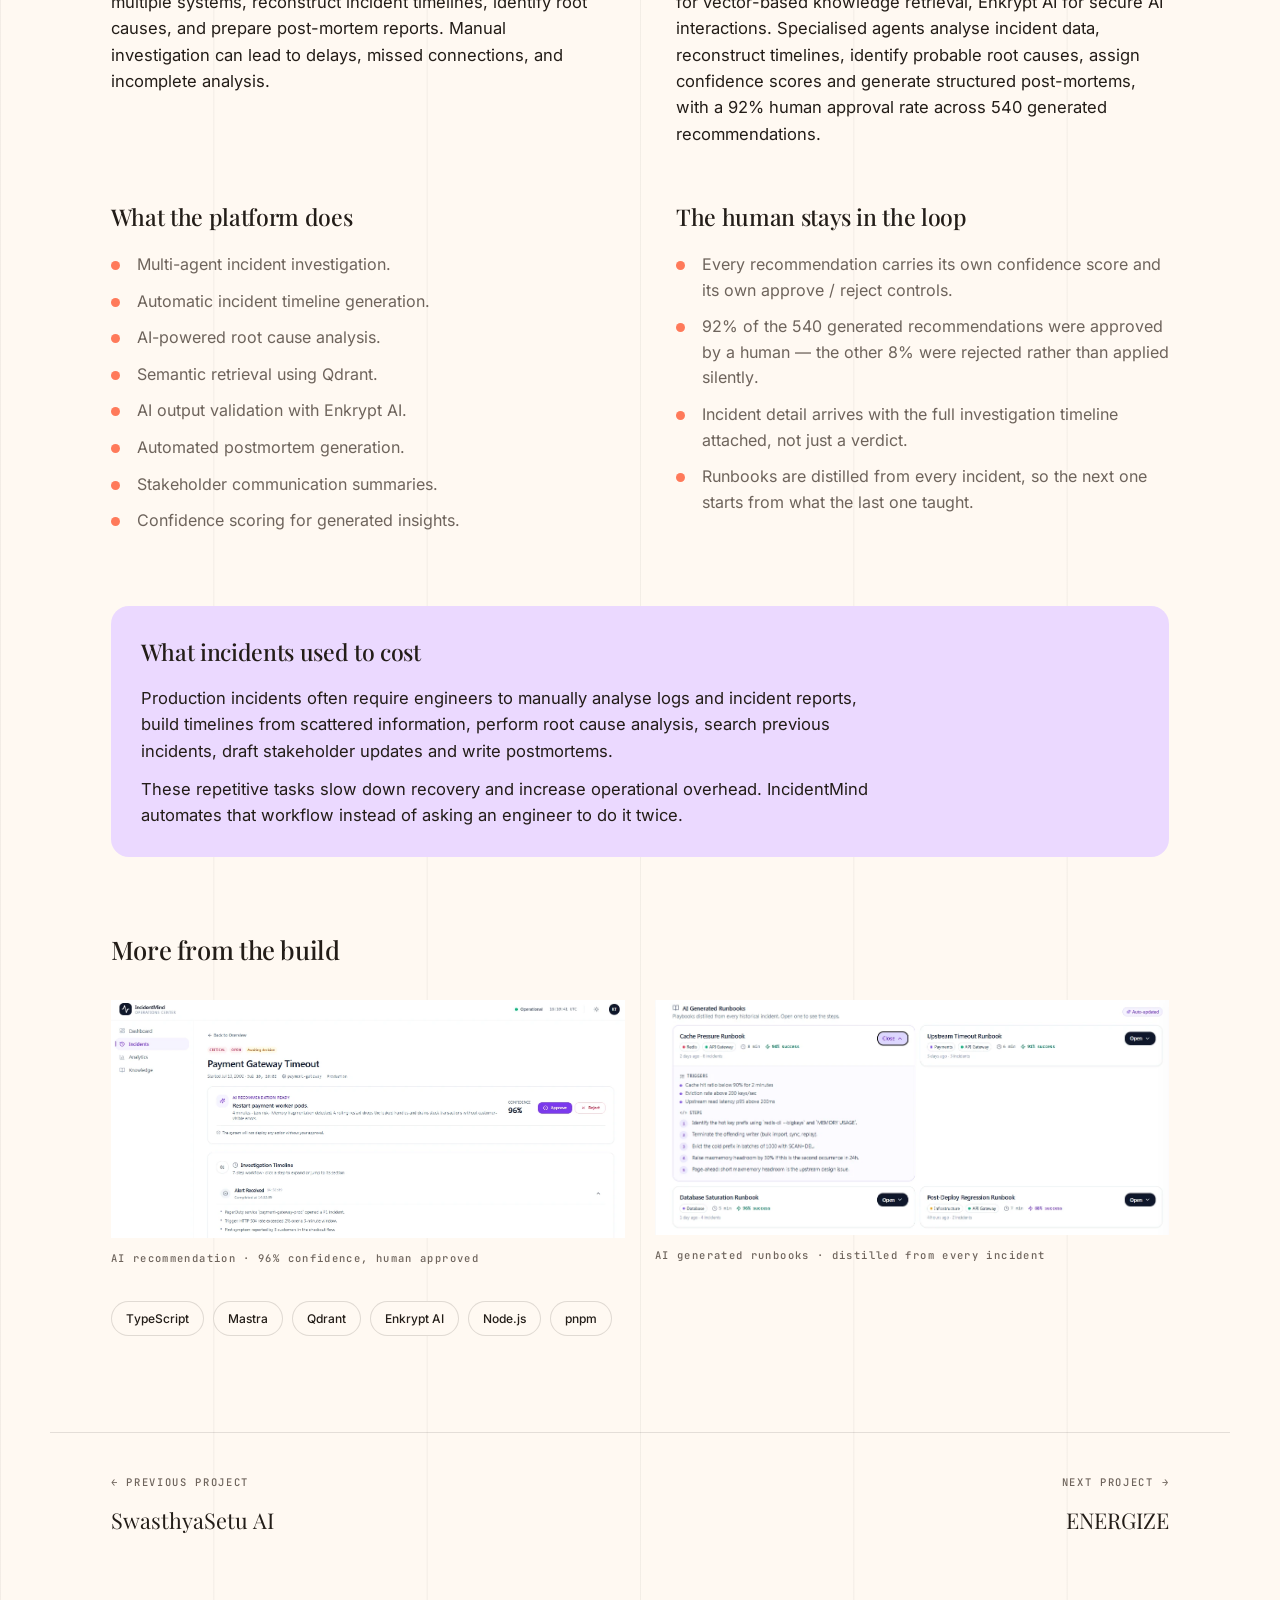
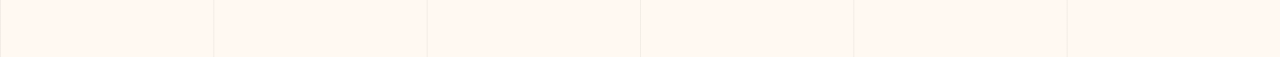
<file: projects/incidentmind/index.html>
<!doctype html>
<html lang="en">
<head>
<meta charset="utf-8">
<meta name="viewport" content="width=device-width, initial-scale=1">
<title>IncidentMind — Krishangee Tayal</title>
<meta name="description" content="IncidentMind — an AI-powered incident response and postmortem platform built with Mastra, Qdrant and Enkrypt AI, with a human approving every action.">
<meta name="author" content="Krishangee Tayal">
<meta name="theme-color" content="#FFF9F2">
<meta name="color-scheme" content="light">

<meta property="og:type" content="article">
<meta property="og:site_name" content="Krishangee Tayal">
<meta property="og:title" content="IncidentMind — Krishangee Tayal">
<meta property="og:description" content="Multi-agent incident response that reconstructs the timeline, finds the root cause and writes the postmortem — with a human approving every action.">
<meta property="og:image" content="../../assets/og.png">
<meta property="og:image:width" content="1200">
<meta property="og:image:height" content="630">
<meta name="twitter:card" content="summary_large_image">
<meta name="twitter:title" content="IncidentMind — Krishangee Tayal">
<meta name="twitter:description" content="Multi-agent incident response that reconstructs the timeline, finds the root cause and writes the postmortem — with a human approving every action.">
<meta name="twitter:image" content="../../assets/og.png">

<link rel="icon" href="../../assets/favicon.svg" type="image/svg+xml">
<link rel="icon" href="../../assets/favicon.ico" sizes="any">
<link rel="apple-touch-icon" href="../../assets/apple-touch-icon.png">
<link rel="manifest" href="../../assets/site.webmanifest">
<link rel="stylesheet" href="../../assets/css/site.css">
<script src="../../assets/js/boot.js"></script>
<script src="../../assets/js/site.js" defer></script>
</head>
<body class="case-body">
<a class="skip-link" href="#case">Skip to content</a>

<main class="case" id="case">
  <div class="case__grid" aria-hidden="true"></div>
  <span class="glow" style="left:-120px;top:120px;width:380px;height:380px;background:#EBD9FF" aria-hidden="true"></span>

  <header class="case__bar">
    <a class="case__back" href="../../index.html#work">&larr; Back to portfolio</a>
    <a class="h-serif case__mark" href="../../index.html" aria-label="Krishangee Tayal — home">KT.</a>
    <p class="case__eyebrow">Project 02 // AI / Incident Response</p>
  </header>

  <section class="case__hero">
    <p class="case__idx" data-reveal>02</p>
    <h1 class="h-serif case__title" data-reveal="mask" style="--rd:60ms">
      <span class="rline"><span>IncidentMind</span></span>
    </h1>
    <p class="case__sub" data-reveal style="--rd:120ms">AI incident response &amp; postmortem platform</p>
    <p class="body-t case__desc" data-reveal style="--rd:180ms">IncidentMind helps engineering teams investigate production incidents faster. It orchestrates multiple AI agents, retrieves similar historical incidents through semantic search, and validates AI-generated outputs &mdash; reducing the time spent on manual investigation while improving the reliability of incident reports.</p>
    <p class="case__actions" data-reveal style="--rd:240ms">
      <a class="btn-primary" href="https://incident-mind-web.vercel.app/dashboard" target="_blank" rel="noopener">Open live deployment &nbsp;&rarr;</a>
      <a class="btn-ghost" href="https://github.com/KrishangeeTayal/IncidentMind" target="_blank" rel="noopener">View repository &nbsp;&rarr;</a>
    </p>

    <div class="case__facts">
      <div class="case__fact" data-reveal>
        <p class="case__fact-n" data-count="92" data-dec="0" data-suffix="%">92%</p>
        <p class="case__fact-l">Human approval rate</p>
      </div>
      <div class="case__fact" data-reveal>
        <p class="case__fact-n" data-count="540" data-dec="0" data-suffix="">540</p>
        <p class="case__fact-l">Recommendations generated</p>
      </div>
      <div class="case__fact" data-reveal>
        <p class="case__fact-n" data-count="96" data-dec="0" data-suffix="%">96%</p>
        <p class="case__fact-l">Confidence on the shown incident</p>
      </div>
      <div class="case__fact" data-reveal>
        <p class="case__fact-n" data-count="8" data-dec="0" data-suffix="">8</p>
        <p class="case__fact-l">Capabilities shipped</p>
      </div>
    </div>
  </section>

  <figure class="case__shot shell" data-reveal>
    <div class="chrome ">
      <span class="chrome__dot"></span><span class="chrome__dot"></span><span class="chrome__dot"></span>
      <span class="chrome__url">incident-mind-web.vercel.app/dashboard</span>
      <span class="chrome__live">Live deployment</span>
    </div>
    <picture>
      <source srcset="../../assets/img/im_mission.webp" type="image/webp">
      <img src="../../assets/img/im_mission.png" width="1351" height="637" loading="eager" decoding="async" alt="IncidentMind Mission Control dashboard showing active incidents, pending approvals, average MTTR, incidents resolved and AI confidence.">
    </picture>
    <figcaption class="case__caption">Mission control &middot; real-time operations</figcaption>
  </figure>

  <div class="case__blocks">
    <section class="case__block" data-reveal>
      <h2 class="h-serif">The problem</h2>
      <p>Managing technical incidents is often complex and time-consuming, as teams struggle to correlate events across multiple systems, reconstruct incident timelines, identify root causes, and prepare post-mortem reports. Manual investigation can lead to delays, missed connections, and incomplete analysis.</p>
    </section>
    <section class="case__block" data-reveal>
      <h2 class="h-serif">What I built</h2>
      <p>An AI-powered incident response and post-mortem automation platform &mdash; Mastra for agent orchestration, Qdrant for vector-based knowledge retrieval, Enkrypt AI for secure AI interactions. Specialised agents analyse incident data, reconstruct timelines, identify probable root causes, assign confidence scores and generate structured post-mortems, with a 92% human approval rate across 540 generated recommendations.</p>
    </section>
    <section class="case__block" data-reveal>
      <h2 class="h-serif">What the platform does</h2>
      <ul>
        <li>Multi-agent incident investigation.</li>
        <li>Automatic incident timeline generation.</li>
        <li>AI-powered root cause analysis.</li>
        <li>Semantic retrieval using Qdrant.</li>
        <li>AI output validation with Enkrypt AI.</li>
        <li>Automated postmortem generation.</li>
        <li>Stakeholder communication summaries.</li>
        <li>Confidence scoring for generated insights.</li>
      </ul>
    </section>
    <section class="case__block" data-reveal>
      <h2 class="h-serif">The human stays in the loop</h2>
      <ul>
        <li>Every recommendation carries its own confidence score and its own approve / reject controls.</li>
        <li>92% of the 540 generated recommendations were approved by a human &mdash; the other 8% were rejected rather than applied silently.</li>
        <li>Incident detail arrives with the full investigation timeline attached, not just a verdict.</li>
        <li>Runbooks are distilled from every incident, so the next one starts from what the last one taught.</li>
      </ul>
    </section>
  </div>

  <section class="case__wide">
    <div class="case__callout" data-reveal>
      <h2 class="h-serif" style="font-size:clamp(21px,1.8vw,28px)">What incidents used to cost</h2>
      <p>Production incidents often require engineers to manually analyse logs and incident reports, build timelines from scattered information, perform root cause analysis, search previous incidents, draft stakeholder updates and write postmortems.</p>
      <p>These repetitive tasks slow down recovery and increase operational overhead. IncidentMind automates that workflow instead of asking an engineer to do it twice.</p>
    </div>
  </section>

  <section class="case__wide">
    <h2 class="h-serif" data-reveal>More from the build</h2>
    <div class="case__more">
      <figure data-reveal>
        <picture>
          <source srcset="../../assets/img/im_incident.webp" type="image/webp">
          <img src="../../assets/img/im_incident.png" width="1343" height="623" loading="lazy" decoding="async" alt="IncidentMind incident detail showing an AI recommendation at 96% confidence with approve and reject controls, above a seven-step investigation timeline.">
        </picture>
        <figcaption class="case__caption">AI recommendation &middot; 96% confidence, human approved</figcaption>
      </figure>
      <figure data-reveal>
        <picture>
          <source srcset="../../assets/img/im_runbooks.webp" type="image/webp">
          <img src="../../assets/img/im_runbooks.png" width="1115" height="510" loading="lazy" decoding="async" alt="IncidentMind AI-generated runbooks listing triggers and numbered resolution steps distilled from past incidents.">
        </picture>
        <figcaption class="case__caption">AI generated runbooks &middot; distilled from every incident</figcaption>
      </figure>
    </div>
    <ul class="chips" style="margin-top:34px" data-reveal>
      <li class="chip">TypeScript</li>
      <li class="chip">Mastra</li>
      <li class="chip">Qdrant</li>
      <li class="chip">Enkrypt AI</li>
      <li class="chip">Node.js</li>
      <li class="chip">pnpm</li>
    </ul>
  </section>

  <nav class="case__nav" aria-label="Projects">
    <a class="case__navlink" href="../swasthyasetu-ai/">
      <span class="case__navlabel">&larr; Previous project</span>
      <span class="case__navtitle">SwasthyaSetu AI</span>
    </a>
    <a class="case__navlink case__navlink--next" href="../energize/">
      <span class="case__navlabel">Next project &rarr;</span>
      <span class="case__navtitle">ENERGIZE</span>
    </a>
  </nav>
</main>

</body>
</html>
</file>
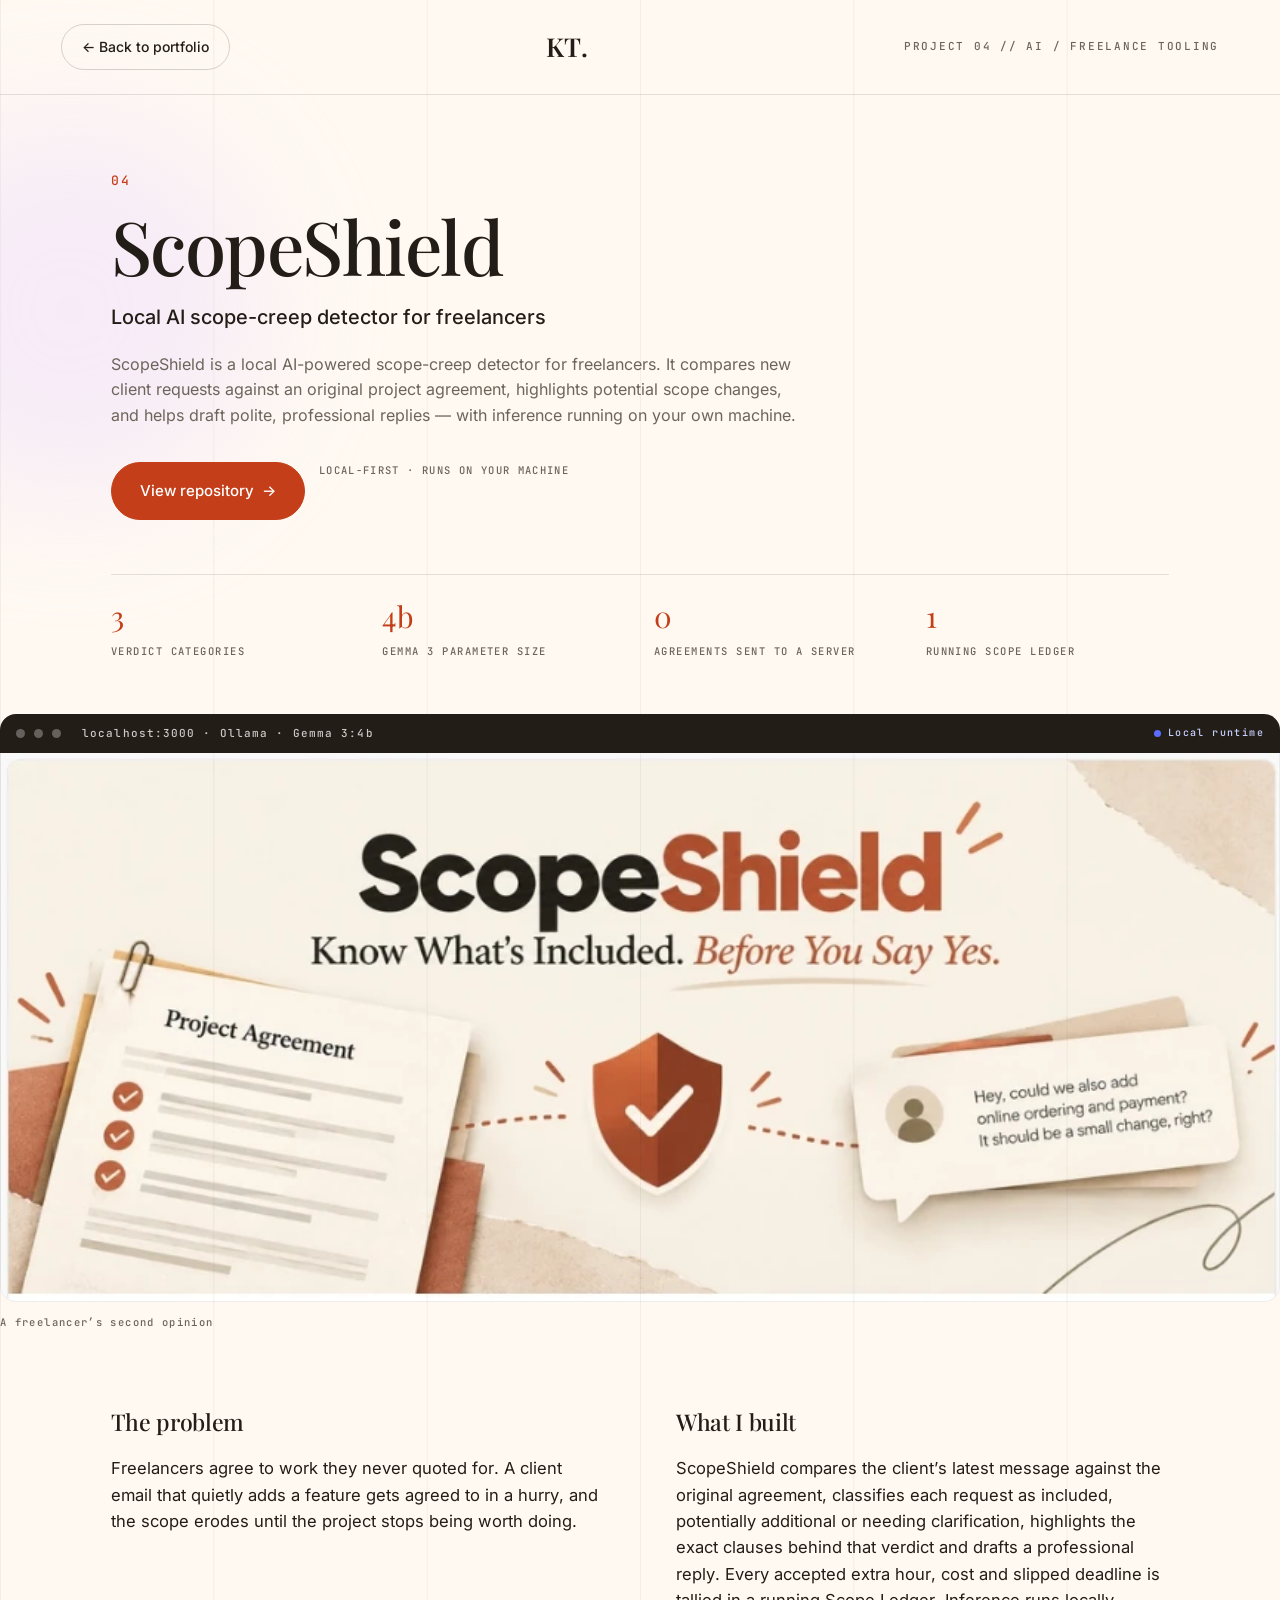
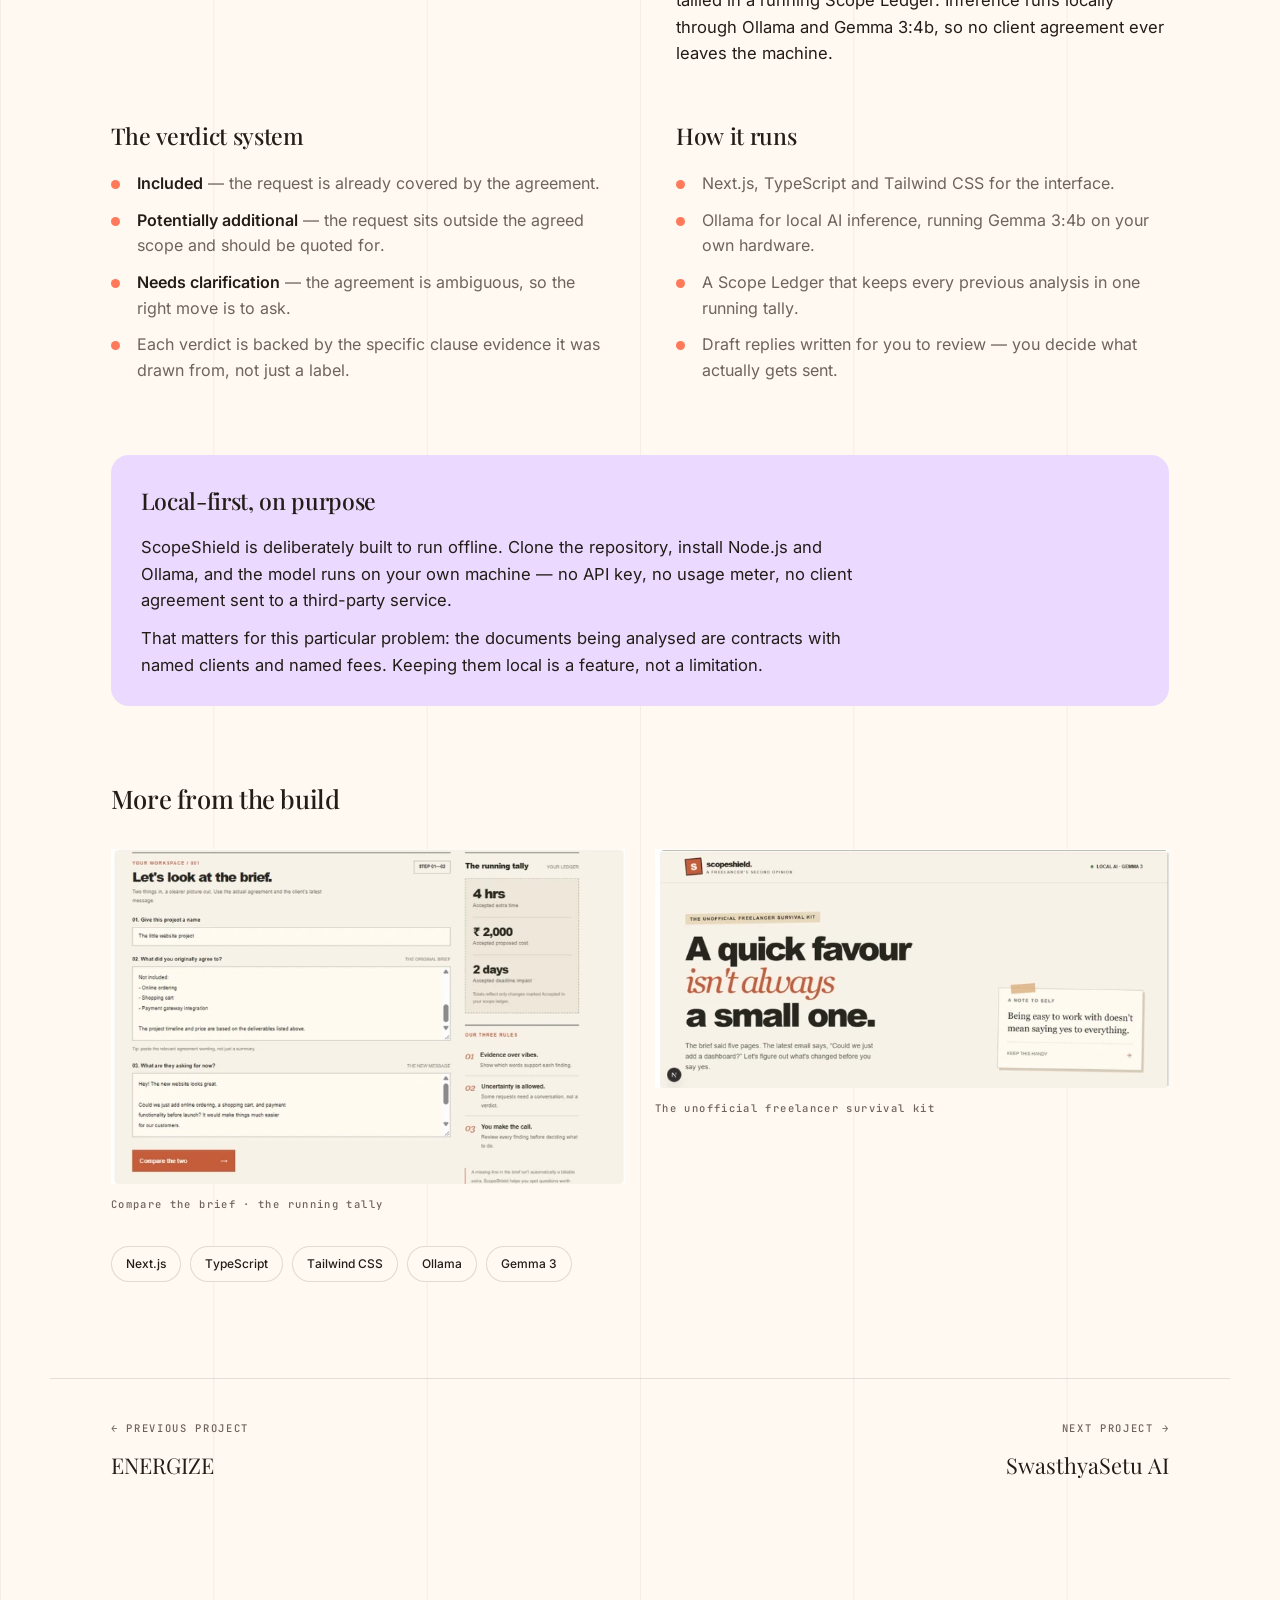
<file: projects/scopeshield/index.html>
<!doctype html>
<html lang="en">
<head>
<meta charset="utf-8">
<meta name="viewport" content="width=device-width, initial-scale=1">
<title>ScopeShield — Krishangee Tayal</title>
<meta name="description" content="ScopeShield — a local AI scope-creep detector for freelancers. Compares a client request against the original agreement and runs entirely on your own machine.">
<meta name="author" content="Krishangee Tayal">
<meta name="theme-color" content="#FFF9F2">
<meta name="color-scheme" content="light">

<meta property="og:type" content="article">
<meta property="og:site_name" content="Krishangee Tayal">
<meta property="og:title" content="ScopeShield — Krishangee Tayal">
<meta property="og:description" content="A quick favour isn’t always a small one. ScopeShield reads the brief before you reply.">
<meta property="og:image" content="../../assets/og.png">
<meta property="og:image:width" content="1200">
<meta property="og:image:height" content="630">
<meta name="twitter:card" content="summary_large_image">
<meta name="twitter:title" content="ScopeShield — Krishangee Tayal">
<meta name="twitter:description" content="A quick favour isn’t always a small one. ScopeShield reads the brief before you reply.">
<meta name="twitter:image" content="../../assets/og.png">

<link rel="icon" href="../../assets/favicon.svg" type="image/svg+xml">
<link rel="icon" href="../../assets/favicon.ico" sizes="any">
<link rel="apple-touch-icon" href="../../assets/apple-touch-icon.png">
<link rel="manifest" href="../../assets/site.webmanifest">
<link rel="stylesheet" href="../../assets/css/site.css">
<script src="../../assets/js/boot.js"></script>
<script src="../../assets/js/site.js" defer></script>
</head>
<body class="case-body">
<a class="skip-link" href="#case">Skip to content</a>

<main class="case" id="case">
  <div class="case__grid" aria-hidden="true"></div>
  <span class="glow" style="left:-120px;top:120px;width:380px;height:380px;background:#EBD9FF" aria-hidden="true"></span>

  <header class="case__bar">
    <a class="case__back" href="../../index.html#work">&larr; Back to portfolio</a>
    <a class="h-serif case__mark" href="../../index.html" aria-label="Krishangee Tayal — home">KT.</a>
    <p class="case__eyebrow">Project 04 // AI / Freelance Tooling</p>
  </header>

  <section class="case__hero">
    <p class="case__idx" data-reveal>04</p>
    <h1 class="h-serif case__title" data-reveal="mask" style="--rd:60ms">
      <span class="rline"><span>ScopeShield</span></span>
    </h1>
    <p class="case__sub" data-reveal style="--rd:120ms">Local AI scope-creep detector for freelancers</p>
    <p class="body-t case__desc" data-reveal style="--rd:180ms">ScopeShield is a local AI-powered scope-creep detector for freelancers. It compares new client requests against an original project agreement, highlights potential scope changes, and helps draft polite, professional replies &mdash; with inference running on your own machine.</p>
    <p class="case__actions" data-reveal style="--rd:240ms">
      <a class="btn-primary" href="https://github.com/KrishangeeTayal/ScopeShield" target="_blank" rel="noopener">View repository &nbsp;&rarr;</a>
      <span class="mono" style="font-size:10.5px;letter-spacing:.13em;text-transform:uppercase;color:var(--ink-soft)">Local-first &middot; runs on your machine</span>
    </p>

    <div class="case__facts">
      <div class="case__fact" data-reveal>
        <p class="case__fact-n" data-count="3" data-dec="0" data-suffix="">3</p>
        <p class="case__fact-l">Verdict categories</p>
      </div>
      <div class="case__fact" data-reveal>
        <p class="case__fact-n" data-count="4" data-dec="0" data-suffix="b">4b</p>
        <p class="case__fact-l">Gemma 3 parameter size</p>
      </div>
      <div class="case__fact" data-reveal>
        <p class="case__fact-n" data-count="0" data-dec="0" data-suffix="">0</p>
        <p class="case__fact-l">Agreements sent to a server</p>
      </div>
      <div class="case__fact" data-reveal>
        <p class="case__fact-n" data-count="1" data-dec="0" data-suffix="">1</p>
        <p class="case__fact-l">Running Scope Ledger</p>
      </div>
    </div>
  </section>

  <figure class="case__shot shell" data-reveal>
    <div class="chrome chrome--local">
      <span class="chrome__dot"></span><span class="chrome__dot"></span><span class="chrome__dot"></span>
      <span class="chrome__url">localhost:3000 &middot; Ollama &middot; Gemma 3:4b</span>
      <span class="chrome__live">Local runtime</span>
    </div>
    <picture>
      <source srcset="../../assets/img/ss_banner.webp" type="image/webp">
      <img src="../../assets/img/ss_banner.png" width="864" height="370" loading="eager" decoding="async" alt="ScopeShield brand illustration showing a project agreement, a shield and a client message bubble, captioned Know What's Included, Before You Say Yes.">
    </picture>
    <figcaption class="case__caption">A freelancer&rsquo;s second opinion</figcaption>
  </figure>

  <div class="case__blocks">
    <section class="case__block" data-reveal>
      <h2 class="h-serif">The problem</h2>
      <p>Freelancers agree to work they never quoted for. A client email that quietly adds a feature gets agreed to in a hurry, and the scope erodes until the project stops being worth doing.</p>
    </section>
    <section class="case__block" data-reveal>
      <h2 class="h-serif">What I built</h2>
      <p>ScopeShield compares the client&rsquo;s latest message against the original agreement, classifies each request as included, potentially additional or needing clarification, highlights the exact clauses behind that verdict and drafts a professional reply. Every accepted extra hour, cost and slipped deadline is tallied in a running Scope Ledger. Inference runs locally through Ollama and Gemma 3:4b, so no client agreement ever leaves the machine.</p>
    </section>
    <section class="case__block" data-reveal>
      <h2 class="h-serif">The verdict system</h2>
      <ul>
        <li><strong>Included</strong> &mdash; the request is already covered by the agreement.</li>
        <li><strong>Potentially additional</strong> &mdash; the request sits outside the agreed scope and should be quoted for.</li>
        <li><strong>Needs clarification</strong> &mdash; the agreement is ambiguous, so the right move is to ask.</li>
        <li>Each verdict is backed by the specific clause evidence it was drawn from, not just a label.</li>
      </ul>
    </section>
    <section class="case__block" data-reveal>
      <h2 class="h-serif">How it runs</h2>
      <ul>
        <li>Next.js, TypeScript and Tailwind CSS for the interface.</li>
        <li>Ollama for local AI inference, running Gemma 3:4b on your own hardware.</li>
        <li>A Scope Ledger that keeps every previous analysis in one running tally.</li>
        <li>Draft replies written for you to review &mdash; you decide what actually gets sent.</li>
      </ul>
    </section>
  </div>

  <section class="case__wide">
    <div class="case__callout" data-reveal>
      <h2 class="h-serif" style="font-size:clamp(21px,1.8vw,28px)">Local-first, on purpose</h2>
      <p>ScopeShield is deliberately built to run offline. Clone the repository, install Node.js and Ollama, and the model runs on your own machine &mdash; no API key, no usage meter, no client agreement sent to a third-party service.</p>
      <p>That matters for this particular problem: the documents being analysed are contracts with named clients and named fees. Keeping them local is a feature, not a limitation.</p>
    </div>
  </section>

  <section class="case__wide">
    <h2 class="h-serif" data-reveal>More from the build</h2>
    <div class="case__more">
      <figure data-reveal>
        <picture>
          <source srcset="../../assets/img/ss_brief.webp" type="image/webp">
          <img src="../../assets/img/ss_brief.png" width="735" height="478" loading="lazy" decoding="async" alt="ScopeShield analysis workspace where the original agreement and the new client message are entered side by side, with a running tally of accepted extra time, cost and delay.">
        </picture>
        <figcaption class="case__caption">Compare the brief &middot; the running tally</figcaption>
      </figure>
      <figure data-reveal>
        <picture>
          <source srcset="../../assets/img/ss_landing.webp" type="image/webp">
          <img src="../../assets/img/ss_landing.png" width="736" height="342" loading="lazy" decoding="async" alt="ScopeShield landing screen headed A quick favour isn't always a small one, with a note reading Being easy to work with doesn't mean saying yes to everything.">
        </picture>
        <figcaption class="case__caption">The unofficial freelancer survival kit</figcaption>
      </figure>
    </div>
    <ul class="chips" style="margin-top:34px" data-reveal>
      <li class="chip">Next.js</li>
      <li class="chip">TypeScript</li>
      <li class="chip">Tailwind CSS</li>
      <li class="chip">Ollama</li>
      <li class="chip">Gemma 3</li>
    </ul>
  </section>

  <nav class="case__nav" aria-label="Projects">
    <a class="case__navlink" href="../energize/">
      <span class="case__navlabel">&larr; Previous project</span>
      <span class="case__navtitle">ENERGIZE</span>
    </a>
    <a class="case__navlink case__navlink--next" href="../swasthyasetu-ai/">
      <span class="case__navlabel">Next project &rarr;</span>
      <span class="case__navtitle">SwasthyaSetu AI</span>
    </a>
  </nav>
</main>

</body>
</html>
</file>
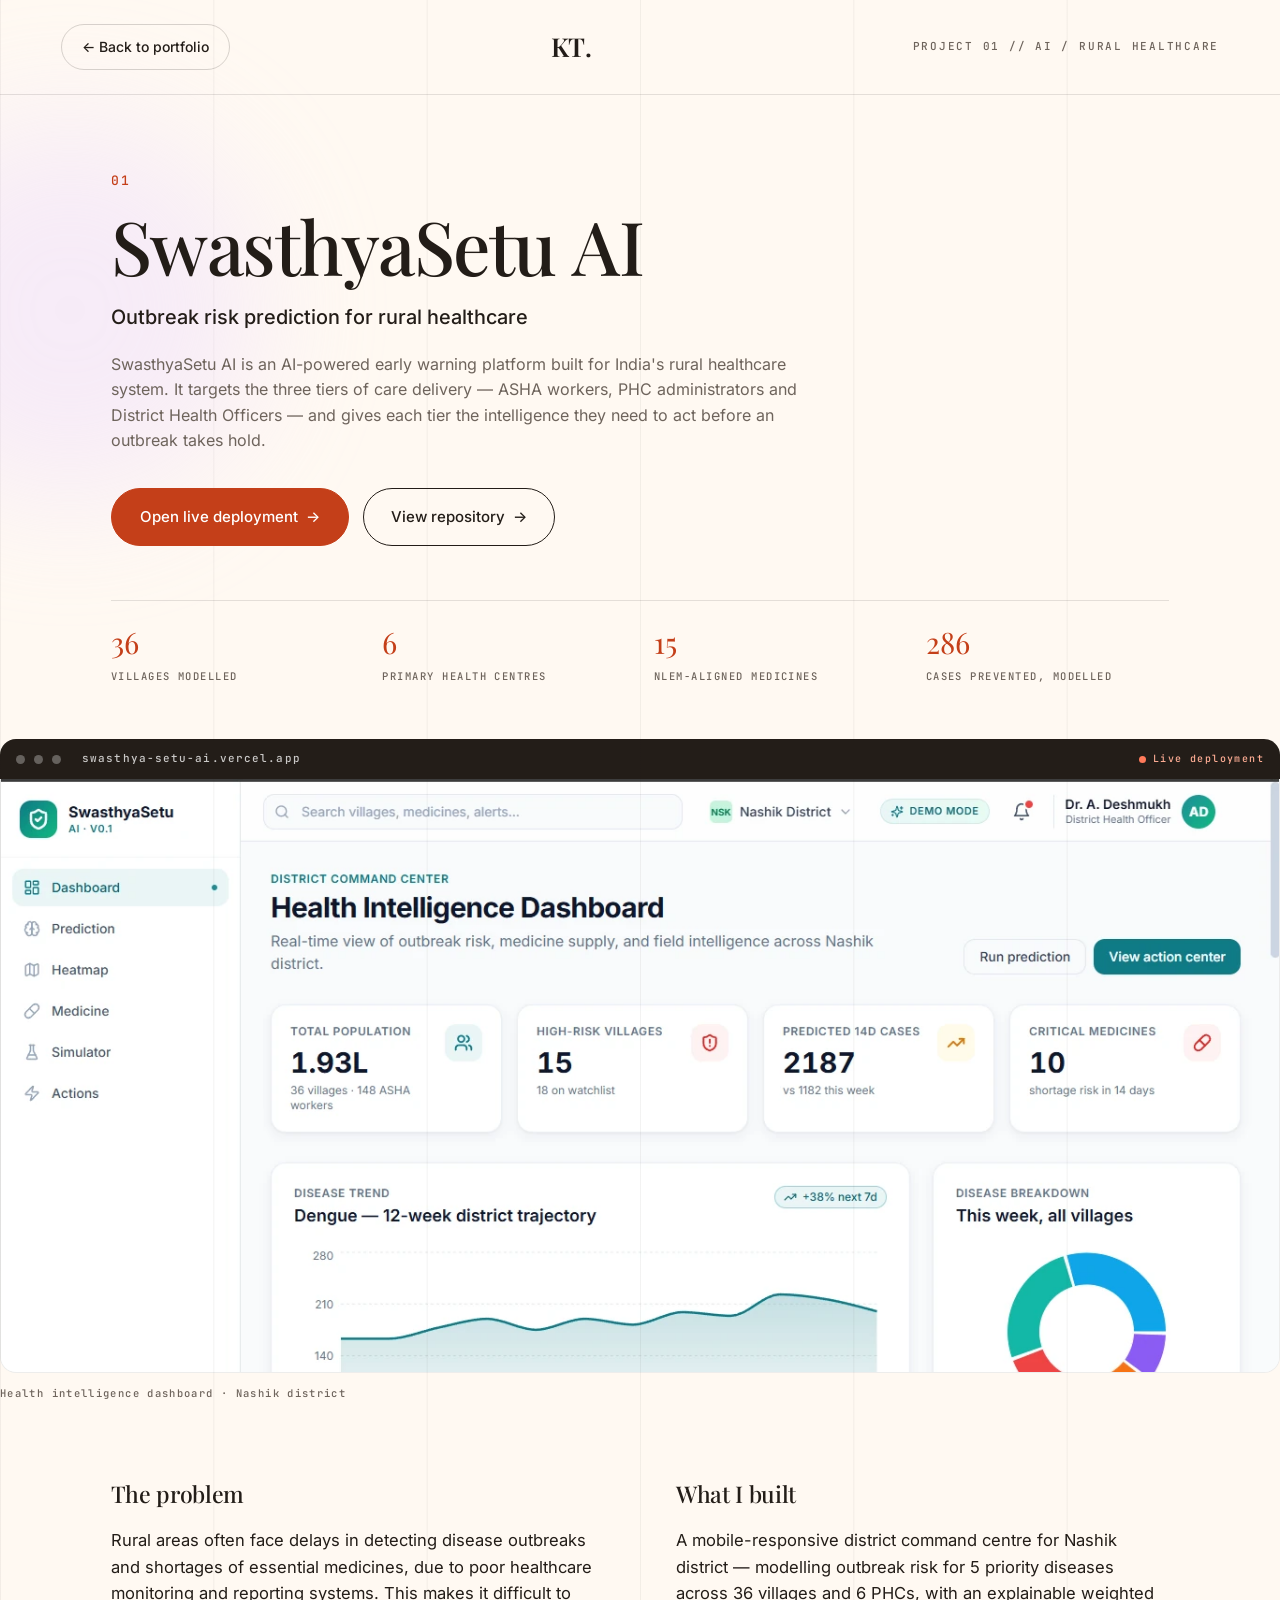
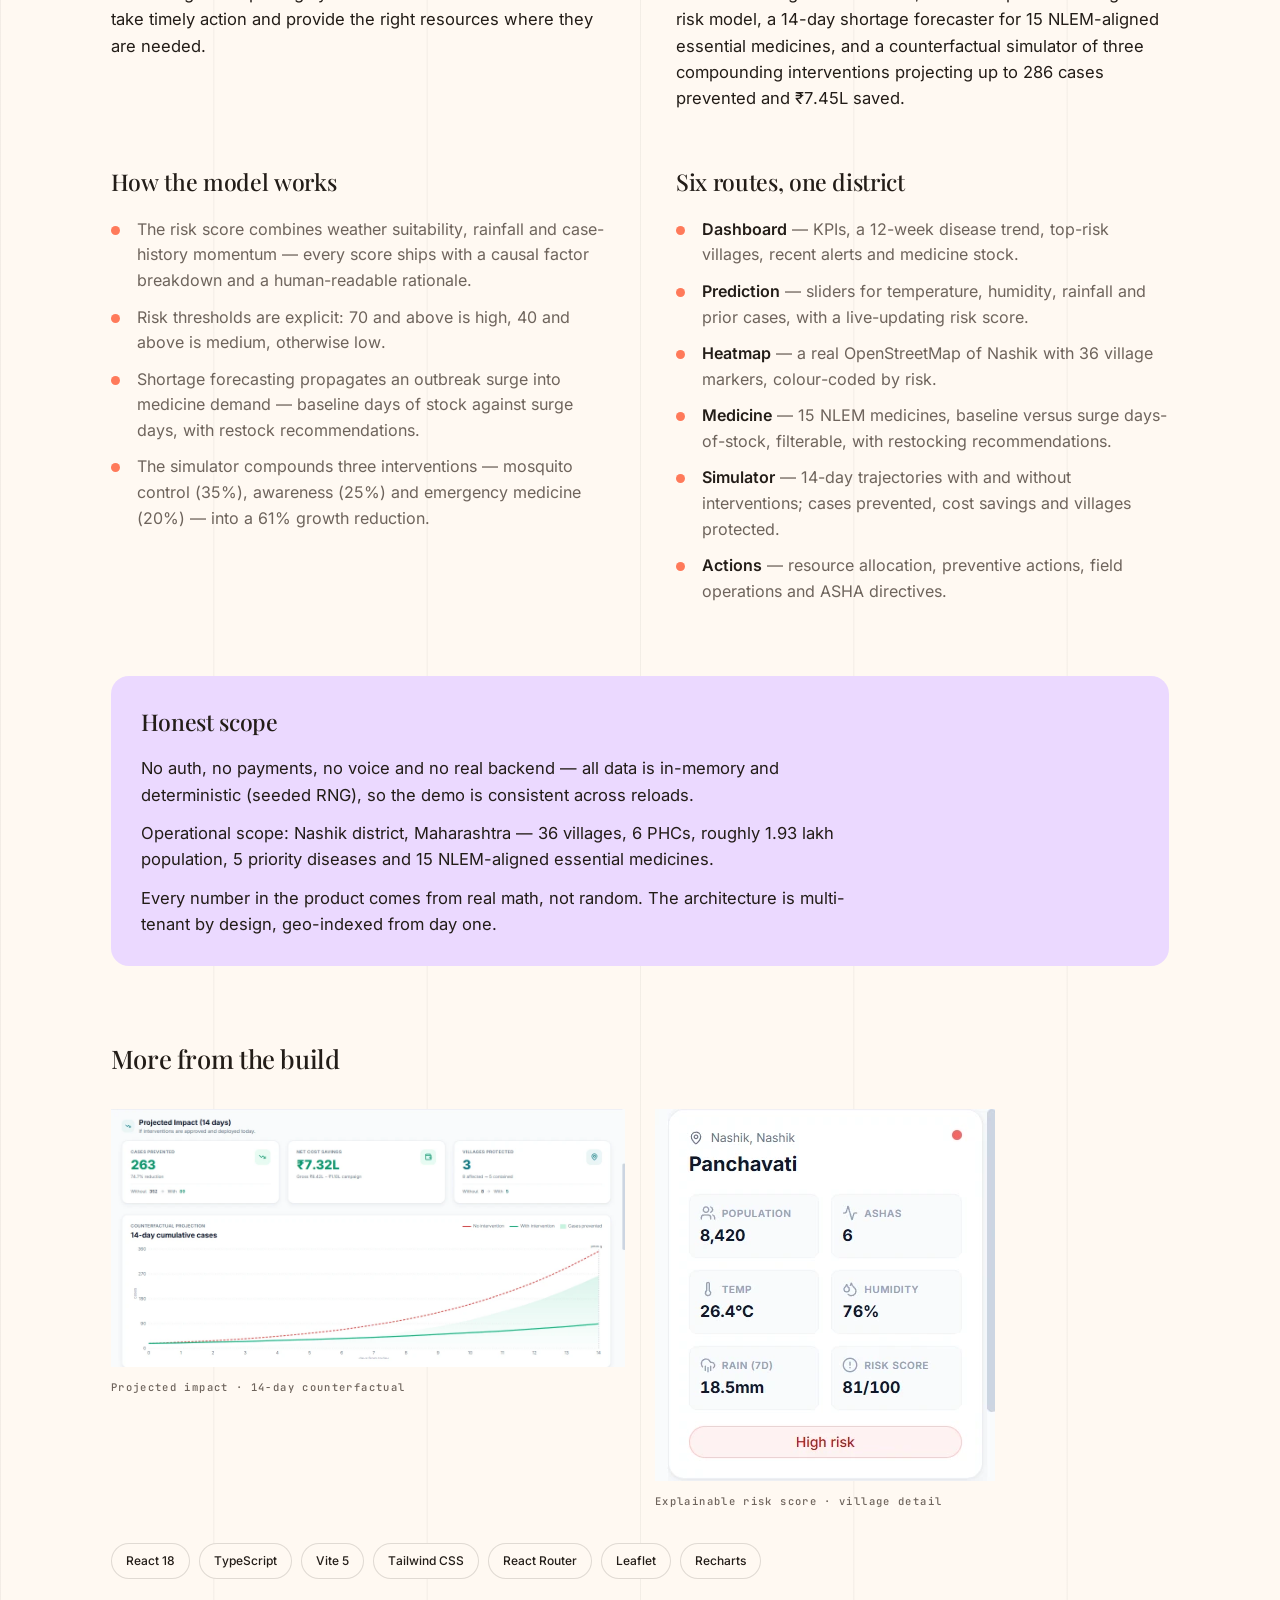
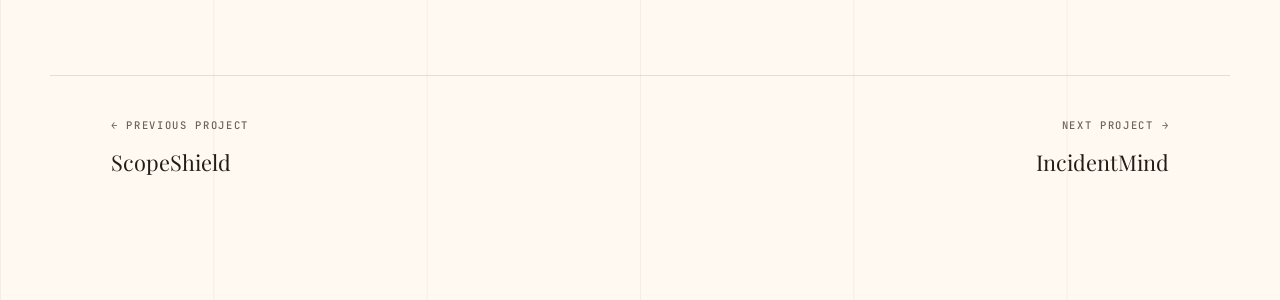
<file: projects/swasthyasetu-ai/index.html>
<!doctype html>
<html lang="en">
<head>
<meta charset="utf-8">
<meta name="viewport" content="width=device-width, initial-scale=1">
<title>SwasthyaSetu AI — Krishangee Tayal</title>
<meta name="description" content="SwasthyaSetu AI — an AI-powered early warning platform for rural healthcare. Outbreak risk prediction, medicine shortage forecasting and a counterfactual simulator for 36 villages in Nashik district.">
<meta name="author" content="Krishangee Tayal">
<meta name="theme-color" content="#FFF9F2">
<meta name="color-scheme" content="light">

<meta property="og:type" content="article">
<meta property="og:site_name" content="Krishangee Tayal">
<meta property="og:title" content="SwasthyaSetu AI — Krishangee Tayal">
<meta property="og:description" content="A district command centre that predicts disease outbreaks and medicine shortages for rural health teams.">
<meta property="og:image" content="../../assets/og.png">
<meta property="og:image:width" content="1200">
<meta property="og:image:height" content="630">
<meta name="twitter:card" content="summary_large_image">
<meta name="twitter:title" content="SwasthyaSetu AI — Krishangee Tayal">
<meta name="twitter:description" content="A district command centre that predicts disease outbreaks and medicine shortages for rural health teams.">
<meta name="twitter:image" content="../../assets/og.png">

<link rel="icon" href="../../assets/favicon.svg" type="image/svg+xml">
<link rel="icon" href="../../assets/favicon.ico" sizes="any">
<link rel="apple-touch-icon" href="../../assets/apple-touch-icon.png">
<link rel="manifest" href="../../assets/site.webmanifest">
<link rel="stylesheet" href="../../assets/css/site.css">
<script src="../../assets/js/boot.js"></script>
<script src="../../assets/js/site.js" defer></script>
</head>
<body class="case-body">
<a class="skip-link" href="#case">Skip to content</a>

<main class="case" id="case">
  <div class="case__grid" aria-hidden="true"></div>
  <span class="glow" style="left:-120px;top:120px;width:380px;height:380px;background:#EBD9FF" aria-hidden="true"></span>

  <header class="case__bar">
    <a class="case__back" href="../../index.html#work">&larr; Back to portfolio</a>
    <a class="h-serif case__mark" href="../../index.html" aria-label="Krishangee Tayal — home">KT.</a>
    <p class="case__eyebrow">Project 01 // AI / Rural Healthcare</p>
  </header>

  <section class="case__hero">
    <p class="case__idx" data-reveal>01</p>
    <h1 class="h-serif case__title" data-reveal="mask" style="--rd:60ms">
      <span class="rline"><span>SwasthyaSetu AI</span></span>
    </h1>
    <p class="case__sub" data-reveal style="--rd:120ms">Outbreak risk prediction for rural healthcare</p>
    <p class="body-t case__desc" data-reveal style="--rd:180ms">SwasthyaSetu AI is an AI-powered early warning platform built for India's rural healthcare system. It targets the three tiers of care delivery &mdash; ASHA workers, PHC administrators and District Health Officers &mdash; and gives each tier the intelligence they need to act before an outbreak takes hold.</p>
    <p class="case__actions" data-reveal style="--rd:240ms">
      <a class="btn-primary" href="https://swasthya-setu-ai.vercel.app" target="_blank" rel="noopener">Open live deployment &nbsp;&rarr;</a>
      <a class="btn-ghost" href="https://github.com/KrishangeeTayal/SwasthyaSetu-AI" target="_blank" rel="noopener">View repository &nbsp;&rarr;</a>
    </p>

    <div class="case__facts">
      <div class="case__fact" data-reveal>
        <p class="case__fact-n" data-count="36" data-dec="0" data-suffix="">36</p>
        <p class="case__fact-l">Villages modelled</p>
      </div>
      <div class="case__fact" data-reveal>
        <p class="case__fact-n" data-count="6" data-dec="0" data-suffix="">6</p>
        <p class="case__fact-l">Primary health centres</p>
      </div>
      <div class="case__fact" data-reveal>
        <p class="case__fact-n" data-count="15" data-dec="0" data-suffix="">15</p>
        <p class="case__fact-l">NLEM-aligned medicines</p>
      </div>
      <div class="case__fact" data-reveal>
        <p class="case__fact-n" data-count="286" data-dec="0" data-suffix="">286</p>
        <p class="case__fact-l">Cases prevented, modelled</p>
      </div>
    </div>
  </section>

  <figure class="case__shot shell" data-reveal>
    <div class="chrome ">
      <span class="chrome__dot"></span><span class="chrome__dot"></span><span class="chrome__dot"></span>
      <span class="chrome__url">swasthya-setu-ai.vercel.app</span>
      <span class="chrome__live">Live deployment</span>
    </div>
    <picture>
      <source srcset="../../assets/img/ss_dashboard.webp" type="image/webp">
      <img src="../../assets/img/ss_dashboard.png" width="1365" height="634" loading="eager" decoding="async" alt="SwasthyaSetu AI district command centre dashboard showing total population, high-risk villages, predicted 14-day cases and critical medicine counts for Nashik district.">
    </picture>
    <figcaption class="case__caption">Health intelligence dashboard &middot; Nashik district</figcaption>
  </figure>

  <div class="case__blocks">
    <section class="case__block" data-reveal>
      <h2 class="h-serif">The problem</h2>
      <p>Rural areas often face delays in detecting disease outbreaks and shortages of essential medicines, due to poor healthcare monitoring and reporting systems. This makes it difficult to take timely action and provide the right resources where they are needed.</p>
    </section>
    <section class="case__block" data-reveal>
      <h2 class="h-serif">What I built</h2>
      <p>A mobile-responsive district command centre for Nashik district &mdash; modelling outbreak risk for 5 priority diseases across 36 villages and 6 PHCs, with an explainable weighted risk model, a 14-day shortage forecaster for 15 NLEM-aligned essential medicines, and a counterfactual simulator of three compounding interventions projecting up to 286 cases prevented and &#8377;7.45L saved.</p>
    </section>
    <section class="case__block" data-reveal>
      <h2 class="h-serif">How the model works</h2>
      <ul>
        <li>The risk score combines weather suitability, rainfall and case-history momentum &mdash; every score ships with a causal factor breakdown and a human-readable rationale.</li>
        <li>Risk thresholds are explicit: 70 and above is high, 40 and above is medium, otherwise low.</li>
        <li>Shortage forecasting propagates an outbreak surge into medicine demand &mdash; baseline days of stock against surge days, with restock recommendations.</li>
        <li>The simulator compounds three interventions &mdash; mosquito control (35%), awareness (25%) and emergency medicine (20%) &mdash; into a 61% growth reduction.</li>
      </ul>
    </section>
    <section class="case__block" data-reveal>
      <h2 class="h-serif">Six routes, one district</h2>
      <ul>
        <li><strong>Dashboard</strong> &mdash; KPIs, a 12-week disease trend, top-risk villages, recent alerts and medicine stock.</li>
        <li><strong>Prediction</strong> &mdash; sliders for temperature, humidity, rainfall and prior cases, with a live-updating risk score.</li>
        <li><strong>Heatmap</strong> &mdash; a real OpenStreetMap of Nashik with 36 village markers, colour-coded by risk.</li>
        <li><strong>Medicine</strong> &mdash; 15 NLEM medicines, baseline versus surge days-of-stock, filterable, with restocking recommendations.</li>
        <li><strong>Simulator</strong> &mdash; 14-day trajectories with and without interventions; cases prevented, cost savings and villages protected.</li>
        <li><strong>Actions</strong> &mdash; resource allocation, preventive actions, field operations and ASHA directives.</li>
      </ul>
    </section>
  </div>

  <section class="case__wide">
    <div class="case__callout" data-reveal>
      <h2 class="h-serif" style="font-size:clamp(21px,1.8vw,28px)">Honest scope</h2>
      <p>No auth, no payments, no voice and no real backend &mdash; all data is in-memory and deterministic (seeded RNG), so the demo is consistent across reloads.</p>
      <p>Operational scope: Nashik district, Maharashtra &mdash; 36 villages, 6 PHCs, roughly 1.93 lakh population, 5 priority diseases and 15 NLEM-aligned essential medicines.</p>
      <p>Every number in the product comes from real math, not random. The architecture is multi-tenant by design, geo-indexed from day one.</p>
    </div>
  </section>

  <section class="case__wide">
    <h2 class="h-serif" data-reveal>More from the build</h2>
    <div class="case__more">
      <figure data-reveal>
        <picture>
          <source srcset="../../assets/img/ss_simulator.webp" type="image/webp">
          <img src="../../assets/img/ss_simulator.png" width="1158" height="582" loading="lazy" decoding="async" alt="SwasthyaSetu AI counterfactual chart comparing 14-day cumulative cases with and without intervention, showing cases prevented and net cost savings.">
        </picture>
        <figcaption class="case__caption">Projected impact &middot; 14-day counterfactual</figcaption>
      </figure>
      <figure data-reveal>
        <picture>
          <source srcset="../../assets/img/ss_heatmap_detail.webp" type="image/webp">
          <img src="../../assets/img/ss_heatmap_detail.png" width="340" height="372" loading="lazy" decoding="async" alt="Village risk breakdown for Panchavati: population, ASHA workers, temperature, humidity, seven-day rainfall and a risk score of 81 out of 100.">
        </picture>
        <figcaption class="case__caption">Explainable risk score &middot; village detail</figcaption>
      </figure>
    </div>
    <ul class="chips" style="margin-top:34px" data-reveal>
      <li class="chip">React 18</li>
      <li class="chip">TypeScript</li>
      <li class="chip">Vite 5</li>
      <li class="chip">Tailwind CSS</li>
      <li class="chip">React Router</li>
      <li class="chip">Leaflet</li>
      <li class="chip">Recharts</li>
    </ul>
  </section>

  <nav class="case__nav" aria-label="Projects">
    <a class="case__navlink" href="../scopeshield/">
      <span class="case__navlabel">&larr; Previous project</span>
      <span class="case__navtitle">ScopeShield</span>
    </a>
    <a class="case__navlink case__navlink--next" href="../incidentmind/">
      <span class="case__navlabel">Next project &rarr;</span>
      <span class="case__navtitle">IncidentMind</span>
    </a>
  </nav>
</main>

</body>
</html>
</file>
<file: assets/css/site.css>
/* ==========================================================================
   Krishangee Tayal — portfolio
   Design tokens → base → components → responsive
   Built to mirror the approved comps; every value below is a token or a
   component rule, so the page can be re-tuned without touching markup.
   ========================================================================== */

/* ---------------------------------------------------------------- fonts */
/* Playfair Display, Inter and JetBrains Mono — all SIL Open Font License.
   Self-hosted and subset; no external font request, no third-party server. */
@font-face{font-family:'Playfair Display';font-style:normal;font-weight:400;font-display:swap;
  src:url(../fonts/PlayfairDisplay-400-normal.ttf) format('truetype')}
@font-face{font-family:'Playfair Display';font-style:normal;font-weight:500;font-display:swap;
  src:url(../fonts/PlayfairDisplay-500-normal.ttf) format('truetype')}
@font-face{font-family:'Playfair Display';font-style:normal;font-weight:600;font-display:swap;
  src:url(../fonts/PlayfairDisplay-600-normal.ttf) format('truetype')}
@font-face{font-family:'Playfair Display';font-style:italic;font-weight:500;font-display:swap;
  src:url(../fonts/PlayfairDisplay-500-italic.ttf) format('truetype')}
@font-face{font-family:'Inter';font-style:normal;font-weight:400;font-display:swap;
  src:url(../fonts/Inter-400-normal.ttf) format('truetype')}
@font-face{font-family:'Inter';font-style:normal;font-weight:500;font-display:swap;
  src:url(../fonts/Inter-500-normal.ttf) format('truetype')}
@font-face{font-family:'Inter';font-style:normal;font-weight:600;font-display:swap;
  src:url(../fonts/Inter-600-normal.ttf) format('truetype')}
@font-face{font-family:'JetBrains Mono';font-style:normal;font-weight:500;font-display:swap;
  src:url(../fonts/JetBrainsMono-500-normal.ttf) format('truetype')}

/* --------------------------------------------------------------- tokens */
:root{
  --cream:#FFF9F2;
  --white:#FFFFFF;
  --ink:#231D18;
  --ink-soft:#6E645C;
  --coral:#FF7A5A;
  --coral-bright:#F2623F;
  --coral-deep:#C43F19;
  --coral-ink:#A83714;
  --indigo:#5B6CFF;
  --indigo-deep:#3D4BE0;
  --lilac:#EBD9FF;
  --mint:#D9F2E6;
  --yellow:#FFEB86;
  --coral-tint:#FFE3D8;
  --peri:#E7EEFF;
  --stone:#EFEDE6;
  --ink-mute:#C9BDB2;          /* body text on the dark sections */

  --rule:rgba(35,29,24,.12);
  --rule-soft:rgba(35,29,24,.16);
  --rule-firm:rgba(35,29,24,.18);

  --serif:'Playfair Display',Georgia,'Times New Roman',serif;
  --sans:'Inter',system-ui,-apple-system,'Segoe UI',Roboto,sans-serif;
  --mono:'JetBrains Mono',ui-monospace,SFMono-Regular,Menlo,monospace;

  --gutter:clamp(24px,4.75vw,76px);
  --shell:1448px;

  --shadow-shot:0 26px 58px rgba(35,29,24,.15);
  --shadow-panel:0 24px 54px rgba(35,29,24,.12);
  --shadow-photo:0 26px 54px rgba(35,29,24,.20);

  /* motion */
  --ease-out:cubic-bezier(.22,1,.36,1);
  --ease-cinematic:cubic-bezier(.16,1,.3,1);
  --dur-reveal:.85s;
  --dur-mask:1.05s;
}

/* ----------------------------------------------------------------- base */
*,*::before,*::after{box-sizing:border-box}
html{-webkit-text-size-adjust:100%;scroll-behavior:smooth;scroll-padding-top:72px}
body{
  margin:0;
  font-family:var(--sans);
  font-size:16.5px;
  line-height:1.6;
  background:var(--cream);
  color:var(--ink);
  -webkit-font-smoothing:antialiased;
  -moz-osx-font-smoothing:grayscale;
  overflow-x:hidden;
}
h1,h2,h3,h4,p,ul,ol,figure,blockquote{margin:0}
ul,ol{list-style:none;padding:0}
img,svg{display:block;max-width:100%}
img{height:auto}
picture{display:block}
a{color:inherit;text-decoration:none}
a:hover{text-decoration:underline}
button,input,textarea{font:inherit;color:inherit}
::selection{background:var(--lilac);color:var(--ink)}

:focus-visible{outline:2.5px solid var(--indigo-deep);outline-offset:3px;border-radius:5px}
.skip-link{
  position:absolute;left:-9999px;top:0;z-index:200;
  background:var(--ink);color:var(--cream);padding:12px 20px;border-radius:0 0 12px 0;
  font-weight:500;
}
.skip-link:focus{left:0;text-decoration:none}

/* ============================================================ MOTION
   Scroll reveals are opt-in via [data-reveal]. The hidden state lives
   behind .js-reveal, which boot.js adds only when the visitor has not
   asked for reduced motion — so with JS off, nothing is ever hidden.   */
.js-reveal [data-reveal]{
  opacity:0;transform:translateY(26px);
  transition:opacity var(--dur-reveal) var(--ease-out),
             transform var(--dur-reveal) var(--ease-out);
  transition-delay:var(--rd,0ms);
}
.js-reveal [data-reveal="fade"]{transform:none}
.js-reveal [data-reveal="mask"]{opacity:1;transform:none}
.js-reveal [data-reveal].is-in{opacity:1;transform:none}

/* masked line reveal — each line slides up out of its own clipping box */
.rline{display:block;overflow:hidden;padding-bottom:.12em;margin-bottom:-.12em}
.rline > span{
  display:block;transform:translateY(115%);
  transition:transform var(--dur-mask) var(--ease-cinematic);
  transition-delay:var(--rd,0ms);
}
.js-reveal [data-reveal="mask"].is-in .rline > span{transform:none}

@media (prefers-reduced-motion:reduce){
  .js-reveal [data-reveal],
  .js-reveal [data-reveal="fade"],
  .js-reveal [data-reveal="mask"]{opacity:1!important;transform:none!important;transition:none!important}
  .js-reveal .rline > span{transform:none!important;transition:none!important}
  .marquee__track,.hero__field,.hero__rays,.glow,.hero__rail .cue{animation:none!important}
  .pwork__viewport{scroll-behavior:auto}
  .pcard{transition:box-shadow .3s ease}
  .pcard:hover{transform:none}
}

/* ----------------------------------------------------------- primitives */
.eyebrow{
  display:inline-flex;align-items:center;gap:10px;
  font-family:var(--sans);font-weight:600;font-size:12px;letter-spacing:.19em;
  text-transform:uppercase;color:var(--coral-deep);
}
.eyebrow::before{
  content:"";width:7px;height:7px;border-radius:2px;flex:none;
  background:var(--coral);transform:rotate(45deg);
}
.h-serif{font-family:var(--serif);font-weight:500;letter-spacing:-.015em;color:var(--ink)}
.body-t{font-family:var(--sans);font-weight:400;color:var(--ink-soft);line-height:1.6}
.mono{font-family:var(--mono);font-weight:500}
.link-coral{color:var(--coral-deep);font-weight:500}

.btn-primary,.btn-ghost{
  display:inline-flex;align-items:center;gap:12px;border-radius:999px;
  font-weight:500;white-space:nowrap;cursor:pointer;
}
.btn-primary{background:var(--coral-deep);color:#fff;font-size:15px;padding:16px 28px;border:1.4px solid var(--coral-deep)}
.btn-primary:hover{background:#A83714;border-color:#A83714;text-decoration:none}
.btn-ghost{border:1.4px solid var(--ink);color:var(--ink);font-size:15px;padding:15px 27px;background:transparent}
.btn-ghost:hover{background:var(--ink);color:var(--cream);text-decoration:none}

.chips{display:flex;flex-wrap:wrap;gap:9px}
.chip{
  display:inline-block;font-size:12px;font-weight:500;color:var(--ink);
  padding:7px 14px;border-radius:999px;background:var(--cream);
  border:1px solid rgba(35,29,24,.14);
}
.chip--lilac{background:var(--lilac);border-color:transparent}
.chip--mint{background:var(--mint);border-color:transparent}
.chip--yellow{background:var(--yellow);border-color:transparent}
.chip--coral{background:var(--coral-tint);border-color:transparent}

.shell{max-width:var(--shell);margin-inline:auto}
.section-h{font-size:clamp(34px,3.75vw,60px);margin-top:14px}
.section-head{
  display:flex;justify-content:space-between;align-items:flex-end;gap:32px;
  border-bottom:1px solid var(--rule);padding-bottom:26px;
}
.section-head--lead{border-bottom:0;padding-bottom:0}
.section-head__aside{font-size:16px;flex:none}

/* ============================================================== HEADER */
.site-head{
  position:fixed;top:0;left:0;right:0;z-index:60;height:92px;
  transition:background-color .25s ease,box-shadow .25s ease,height .25s ease;
}
.site-head__inner{
  max-width:1600px;margin-inline:auto;height:100%;
  display:flex;justify-content:space-between;align-items:center;
  padding-inline:var(--gutter);
}
.site-head__mark{font-size:32px;font-weight:600;letter-spacing:-.02em}
.site-nav{display:flex;align-items:center;gap:40px;font-size:15px;font-weight:500;color:var(--ink)}
.site-nav a:hover{text-decoration:none;color:var(--coral-deep)}
.site-nav__cta{
  padding:13px 24px;font-size:14px;background:var(--coral-deep);color:#fff;
}
.site-nav__cta:hover{color:#fff !important;background:#A83714 !important}

.site-head.is-stuck{
  height:58px;
  background:rgba(255,249,242,.92);
  -webkit-backdrop-filter:blur(14px);backdrop-filter:blur(14px);
  box-shadow:0 1px 0 var(--rule);
}
.site-head.is-stuck .site-head__mark{font-size:26px}
.site-head.is-stuck .site-nav{gap:28px;font-size:14px}
.site-head__progress{
  position:absolute;left:0;right:0;bottom:0;height:2px;background:transparent;
  pointer-events:none;
}
.site-head__progress i{
  display:block;height:100%;width:100%;background:var(--coral-deep);
  transform:scaleX(0);transform-origin:0 50%;
}
.nav-n{
  font-family:var(--mono);font-size:10.5px;letter-spacing:.1em;
  color:var(--coral-deep);margin-right:8px;
}
.site-nav__cta .nav-n{color:rgba(255,255,255,.85)}

.nav-toggle{
  display:none;flex-direction:column;justify-content:center;gap:5px;
  width:44px;height:44px;padding:0 10px;background:transparent;border:0;cursor:pointer;
}
.nav-toggle span{display:block;height:2px;width:100%;background:var(--ink);border-radius:2px;
  transition:transform .25s ease,opacity .2s ease}
.nav-toggle[aria-expanded="true"] span:nth-child(1){transform:translateY(7px) rotate(45deg)}
.nav-toggle[aria-expanded="true"] span:nth-child(2){opacity:0}
.nav-toggle[aria-expanded="true"] span:nth-child(3){transform:translateY(-7px) rotate(-45deg)}

/* ================================================================ HERO */
.hero-stage{
  position:relative;z-index:1;
  --hero-h:max(min(940px,58.75vw),calc(51.15vw + 108px),660px);
  --runway:clamp(140px,20vh,240px);
}
.hero-pin{
  position:sticky;top:0;height:var(--pin-h,var(--hero-h));
  display:flex;align-items:flex-start;justify-content:center;
}
/* the whole hero is scaled down only when it would not fit the viewport */
.hero-pin .hero{transform:scale(var(--hero-fit,1));transform-origin:top center}
.hero-runway{height:var(--runway)}

.hero{
  /* The hero is a proportional composition of the approved 1600x940 comp.
     The height is the largest of: the comp's own ratio, the room the media
     card needs above the rail, and a floor that keeps the copy readable. */
  --hero-h:max(min(940px,58.75vw),calc(51.15vw + 108px),660px);
  position:relative;max-width:1600px;margin-inline:auto;width:100%;flex:none;
  height:var(--hero-h);overflow:hidden;background:var(--cream);
  /* the first page dissolves as the About section rises into its place */
  opacity:calc(1 - var(--handoff,0));
}
.hero__field{
  position:absolute;left:42.875%;top:2.128%;width:49.375%;height:auto;z-index:0;pointer-events:none;
  animation:fieldDrift 19s var(--ease-out) infinite;
}
@keyframes fieldDrift{
  0%,100%{transform:translate3d(0,0,0)}
  50%{transform:translate3d(0,-10px,0)}
}
.hero__media{
  position:absolute;left:53.5%;top:9.574%;width:37.5%;height:auto;aspect-ratio:600/740;z-index:1;
  border-radius:20px;overflow:hidden;box-shadow:var(--shadow-photo);
  opacity:calc(1 - var(--handoff,0) * .92);
  transform:scale(calc(1 - var(--handoff,0) * .06));
}
.hero__media img{width:100%;height:100%;object-fit:cover;display:block}
.hero__ribbon{
  position:absolute;inset:0;width:100%;height:100%;z-index:2;pointer-events:none;
}
.hero__rays{
  position:absolute;left:42.25%;top:43%;width:10.125%;height:auto;z-index:3;pointer-events:none;
  transform-box:fill-box;transform-origin:center;
  animation:raysPulse 5.5s var(--ease-out) infinite;
}
@keyframes raysPulse{
  0%,100%{opacity:1;transform:scale(1)}
  50%{opacity:.68;transform:scale(1.05)}
}
.hero__inner{position:relative;height:100%;z-index:4}
.hero__type{
  position:absolute;left:4.75%;top:20.213%;width:41.25%;z-index:4;
  opacity:calc(1 - var(--handoff,0) * .88);
  transform:translate3d(0,calc(var(--handoff,0) * -14px),0);
}
.hero__title{
  font-family:var(--serif);font-weight:500;letter-spacing:-.015em;color:var(--ink);
  font-size:clamp(38px,4.875vw,78px);line-height:1.06;margin-top:clamp(14px,1.375vw,22px);
}
.hero__title em{font-style:italic;color:var(--coral-bright);font-weight:500}
.hero__rule{
  display:block;width:min(88px,5.5vw);height:3px;background:var(--coral);
  border-radius:2px;margin-top:clamp(20px,2.125vw,34px);
}
.hero__role{font-weight:600;font-size:min(17px,1.0625vw);color:var(--ink);margin-top:clamp(18px,1.75vw,28px)}
.hero__lede{font-size:min(17px,1.0625vw);margin-top:clamp(7px,.625vw,10px);max-width:78.8%}
.hero__cta{display:flex;gap:14px;margin-top:clamp(22px,2.125vw,34px);flex-wrap:wrap}
.hero__cta .btn-primary,.hero__cta .btn-ghost{
  font-size:min(15px,.9375vw);padding:min(16px,1vw) min(28px,1.75vw);
}
.hero__rail{
  position:absolute;left:var(--gutter);right:var(--gutter);bottom:44px;z-index:4;
  display:flex;justify-content:space-between;align-items:center;
  border-top:1px solid var(--rule);padding-top:22px;
  opacity:calc(1 - var(--scrolled,0));
}
.hero__rail .mono{font-size:min(12px,.75vw);letter-spacing:.14em;color:var(--ink-soft)}
.hero__rail .cue{display:inline-block;animation:cueBounce 2.2s var(--ease-out) infinite}
@keyframes cueBounce{
  0%,100%{transform:translateY(0);opacity:.75}
  50%{transform:translateY(5px);opacity:1}
}

/* ============================================================ MARQUEE
   A slow, seamless band of type that pauses when the pointer is over it. */
.marquee{
  position:relative;overflow:hidden;background:var(--cream);
  border-top:1px solid var(--rule);border-bottom:1px solid var(--rule);
  padding:20px 0;
  -webkit-mask-image:linear-gradient(90deg,transparent,#000 5%,#000 95%,transparent);
  mask-image:linear-gradient(90deg,transparent,#000 5%,#000 95%,transparent);
}
.marquee__track{display:flex;width:max-content;animation:marqueeSlide 46s linear infinite}
.marquee--reverse .marquee__track{animation-direction:reverse;animation-duration:52s}
.marquee:hover .marquee__track{animation-play-state:paused}
@keyframes marqueeSlide{from{transform:translate3d(0,0,0)}to{transform:translate3d(-50%,0,0)}}
.marquee__group{display:flex;align-items:center;flex:none}
.marquee__item{
  display:inline-flex;align-items:center;gap:30px;padding-right:30px;white-space:nowrap;
  font-family:var(--serif);font-weight:500;letter-spacing:-.01em;
  font-size:clamp(23px,2.4vw,38px);line-height:1.2;color:var(--ink);
}
.marquee__item em{font-style:italic;color:var(--coral-ink)}
.marquee__dot{width:9px;height:9px;border-radius:50%;background:var(--coral);flex:none}

/* the dark band — a deliberate contrast beat against the cream page */
.marquee--dark{background:var(--ink);border-color:rgba(255,249,242,.18)}
.marquee--dark .marquee__item{color:var(--cream)}
.marquee--dark .marquee__item em{color:var(--coral-bright)}
.marquee--dark .marquee__dot{background:var(--coral-bright)}

/* a soft, slow breathing glow behind a section */
.glow{
  position:absolute;border-radius:50%;pointer-events:none;z-index:0;
  filter:blur(64px);opacity:.42;
  animation:glowPulse 7.5s var(--ease-out) infinite;
}
@keyframes glowPulse{
  0%,100%{transform:translate3d(0,0,0) scale(1);opacity:.34}
  50%{transform:translate3d(0,-16px,0) scale(1.08);opacity:.55}
}

/* =============================================================== ABOUT
   The section rises over the pinned hero, so it physically takes the place
   of the first page. It is carried by a masked display statement, a rule,
   a two-column body, and a framed image of the desk where the work
   actually happens. The mint field sits behind the photo.                 */
.has-handoff .about{margin-top:-70px}
.about{
  position:relative;z-index:5;background:var(--cream);
  padding:104px var(--gutter) 116px;overflow:hidden;
  border-top:1px solid var(--rule);
  border-radius:44px 44px 0 0;
  box-shadow:0 -26px 64px rgba(35,29,24,.10);
}
.about__inner{position:relative;max-width:1180px;margin-inline:auto;z-index:1}
.about__statement{
  font-size:clamp(25px,3.9vw,60px);line-height:1.1;margin-top:18px;
  letter-spacing:-.015em;
}
.about__statement em{font-style:italic;color:var(--coral-bright);font-weight:500}
.about__rule{
  display:block;width:min(88px,5.5vw);height:3px;background:var(--coral);
  border-radius:2px;margin-top:30px;
}
.about__cols{
  display:grid;grid-template-columns:minmax(0,1fr) 440px;
  gap:72px;margin-top:38px;align-items:start;
}
.about__lead{font-size:clamp(17px,1.35vw,21px);margin-top:0;max-width:58ch;color:var(--ink-soft)}
.about__p{font-size:clamp(16px,1.1875vw,19px);margin-top:22px}
.about__chips{margin-top:26px;gap:12px}

/* the shipping statement */
.about__ship{
  margin-top:30px;padding:20px 22px;border-radius:16px;background:var(--mint);
  font-family:var(--sans);
}
.about__ship strong{display:block;font-size:clamp(16px,1.25vw,19px);font-weight:600;color:var(--ink);line-height:1.45}
.about__ship span{display:block;margin-top:7px;font-size:15px;color:var(--ink-soft)}
.about__deployed{
  font-style:normal;font-weight:700;color:var(--coral-ink);padding:0 .08em;
  background:linear-gradient(transparent 56%,rgba(255,235,134,.95) 56%);
}

/* the pull quote now sits in the reading column */
.about__quote{margin-top:30px;padding-left:22px;border-left:2px solid var(--coral)}
.about__quote p{font-size:clamp(17px,1.4vw,21px);line-height:1.42;color:var(--ink)}
.about__cite{
  display:block;margin-top:10px;font-style:normal;
  font-size:10.5px;letter-spacing:.16em;text-transform:uppercase;color:var(--coral-ink);
}

/* the visual: a framed desk shot with the mint field behind it */
.about__visual{position:relative}
.about__frame{position:relative;aspect-ratio:440/560}
.about__field{
  position:absolute;left:21%;top:-3%;width:93%;height:auto;z-index:0;pointer-events:none;
  animation:fieldDrift 21s var(--ease-out) infinite;
}
.about__photo{
  position:absolute;left:0;top:9%;width:78%;z-index:1;
  border-radius:18px;overflow:hidden;background:var(--white);box-shadow:var(--shadow-photo);
}
.about__photo img{width:100%;height:auto;display:block}
.about__cap{margin-top:16px;font-size:10.5px;letter-spacing:.16em;color:var(--ink-soft)}
.about__glow{right:-90px;top:-70px;width:330px;height:330px;background:#D9F2E6}

/* ================================================================= WORK
   Projects are deliberately small tiles: enough to read at a glance, small
   enough that the only sensible next move is to click. Every tile opens a
   full case study.                                                          */
.work{position:relative;background:var(--cream);padding:36px var(--gutter) 120px;overflow:hidden}
.work__inner{position:relative;z-index:1}
.pgrid{display:grid;grid-template-columns:repeat(4,1fr);gap:22px;margin-top:56px}
.ptile{
  display:flex;flex-direction:column;overflow:hidden;position:relative;
  background:var(--white);border:1px solid var(--rule);border-radius:18px;
  box-shadow:0 12px 30px rgba(35,29,24,.06);
  transition:transform .55s var(--ease-out),box-shadow .55s var(--ease-out),border-color .4s ease;
}
.ptile:hover{
  transform:translateY(-8px);box-shadow:0 34px 66px rgba(35,29,24,.16);
  border-color:transparent;text-decoration:none;
}
.ptile__thumb{position:relative;display:block;aspect-ratio:16/10;overflow:hidden;background:var(--field)}
.ptile__thumb picture{display:block;width:100%;height:100%}
.ptile__thumb img{width:100%;height:100%;object-fit:cover;display:block;transition:transform .8s var(--ease-out)}
.ptile:hover .ptile__thumb img{transform:scale(1.07)}
.ptile__chrome{
  position:absolute;left:0;right:0;top:0;z-index:2;display:flex;align-items:center;gap:6px;
  padding:10px 12px;background:linear-gradient(180deg,rgba(35,29,24,.5),rgba(35,29,24,0));
}
.ptile__chrome i{width:7px;height:7px;border-radius:50%;background:rgba(255,255,255,.55);flex:none}
.ptile__badge{
  position:absolute;right:12px;bottom:12px;z-index:3;width:40px;height:40px;border-radius:50%;
  background:var(--ink);color:var(--cream);display:grid;place-items:center;font-size:17px;
  transition:transform .5s var(--ease-out),background .4s ease;
}
.ptile:hover .ptile__badge{transform:rotate(-45deg) scale(1.08);background:var(--coral-deep)}
.ptile__body{display:flex;flex-direction:column;flex:1;padding:20px 20px 22px}
.ptile__top{display:flex;align-items:baseline;gap:12px;flex-wrap:wrap}
.ptile__idx{font-size:12px;letter-spacing:.2em;color:var(--coral-deep)}
.ptile__cat{font-size:10px;letter-spacing:.14em;color:var(--ink-soft)}
.ptile__title{font-size:clamp(20px,1.5vw,25px);margin-top:12px;line-height:1.16}
.ptile__desc{font-size:14.5px;margin-top:9px}
.ptile__more{
  margin-top:auto;padding-top:16px;font-size:13.5px;font-weight:600;color:var(--coral-deep);
  display:flex;align-items:center;gap:8px;
}
.ptile__arrow{transition:transform .45s var(--ease-out)}
.ptile:hover .ptile__arrow{transform:translateX(6px)}
.pwork__tabs{display:flex;flex-wrap:wrap;gap:12px}
.ptab{
  display:inline-flex;align-items:center;gap:11px;cursor:pointer;
  padding:11px 19px;border-radius:999px;border:1px solid var(--rule-firm);
  background:transparent;color:var(--ink-soft);
  font-family:var(--mono);font-size:11.5px;letter-spacing:.11em;
  transition:background-color .28s ease,color .28s ease,border-color .28s ease,transform .28s ease;
}
.ptab:hover{border-color:var(--coral);color:var(--ink);transform:translateY(-2px)}
.ptab__n{color:var(--coral-deep);transition:color .28s ease}
.ptab__t{font-family:var(--sans);font-size:13.5px;letter-spacing:.01em}
.ptab[aria-selected="true"]{
  background:var(--coral-deep);border-color:var(--coral-deep);color:#fff;
  box-shadow:0 10px 24px rgba(196,63,25,.22);
}
.ptab[aria-selected="true"] .ptab__n,
.ptab[aria-selected="true"] .ptab__t{color:#fff}

.pwork__viewport{
  position:relative;margin-top:34px;
  overflow-x:auto;overflow-y:hidden;
  scroll-snap-type:x mandatory;scroll-behavior:smooth;
  scrollbar-width:none;-ms-overflow-style:none;
  padding:6px 0 10px;
}
.pwork__viewport::-webkit-scrollbar{display:none}
.pwork__track{display:flex;gap:26px;width:max-content;padding-right:var(--gutter)}
.pcard{
  flex:0 0 min(1180px,76vw);scroll-snap-align:start;
  display:grid;grid-template-columns:1.16fr .84fr;
  background:#fff;border-radius:22px;overflow:hidden;
  border:1px solid rgba(35,29,24,.07);
  box-shadow:var(--shadow-panel);
  transition:transform .5s var(--ease-out),box-shadow .5s var(--ease-out);
}
.pcard:hover{transform:translateY(-6px);box-shadow:0 36px 74px rgba(35,29,24,.17)}
.pcard__media{
  position:relative;display:flex;flex-direction:column;justify-content:center;
  padding:26px;background:var(--field,var(--stone));
}
.pcard__stage{
  display:block;width:100%;overflow:hidden;background:#fff;
  box-shadow:var(--shadow-shot);border:1px solid rgba(35,29,24,.08);border-top:0;line-height:0;
  border-radius:0 0 14px 14px;
  transition:transform .55s var(--ease-out);
}
.pcard:hover .pcard__stage{transform:scale(1.012)}
.pcard__stage img{width:100%;height:auto;display:block}
.pcard__chrome{
  display:flex;align-items:center;gap:7px;padding:9px 13px;background:var(--ink);
  border-radius:14px 14px 0 0;line-height:1;
}
.pcard__chrome i{width:8px;height:8px;border-radius:50%;background:rgba(255,255,255,.32);flex:none}
.pcard__url{
  margin-left:9px;font-family:var(--mono);font-size:10px;letter-spacing:.09em;
  color:rgba(255,255,255,.74);overflow:hidden;text-overflow:ellipsis;white-space:nowrap;
}
.pcard__cap{
  font-size:10px;letter-spacing:.13em;color:var(--coral-ink);
  margin-top:13px;line-height:1.5;
}
.pcard__body{padding:34px 34px 32px;display:flex;flex-direction:column}
.pcard__idx{font-size:12px;letter-spacing:.2em;color:var(--coral-deep)}
.pcard__idx span{color:var(--ink-soft);margin-left:12px;letter-spacing:.14em}
.pcard__title{font-size:clamp(27px,2.5vw,40px);margin-top:12px}
.pcard__title a{transition:color .25s ease}
.pcard__title a:hover{color:var(--coral-deep);text-decoration:none}
.pcard__kicker{
  font-size:11px;letter-spacing:.13em;color:var(--ink-soft);
  margin-top:9px;text-transform:uppercase;
}
.pcard__desc{font-size:17px;margin-top:14px}
.pcard__note{font-size:15.5px;margin-top:15px}
.pcard__note strong{color:var(--ink);font-weight:600}
.pcard__chips{margin-top:20px;gap:8px}
.pcard__chips .chip{padding:6px 12px;font-size:11.5px}
.pcard__links{
  display:flex;flex-wrap:wrap;gap:12px;align-items:center;
  margin-top:24px;font-size:14.5px;font-weight:500;
}
.pcard__cta{font-size:14px;padding:12px 22px;gap:8px}
.pcard__more{white-space:nowrap}
.pcard__local{
  font-size:10.5px;letter-spacing:.13em;text-transform:uppercase;
  color:var(--ink-soft);margin-top:14px;
}

.pwork__ctrl{display:flex;align-items:center;gap:18px;margin-top:26px}
.pnav{
  width:44px;height:44px;border-radius:50%;border:1px solid var(--rule-firm);
  background:transparent;cursor:pointer;font-size:16px;color:var(--ink);
  display:inline-flex;align-items:center;justify-content:center;flex:none;
  transition:background-color .25s ease,color .25s ease,border-color .25s ease,transform .25s ease;
}
.pnav:hover:not(:disabled){background:var(--ink);color:var(--cream);border-color:var(--ink);transform:translateY(-2px)}
.pnav:disabled{opacity:.34;cursor:default}
.pwork__meter{
  flex:1;max-width:300px;height:3px;border-radius:2px;background:var(--rule-soft);overflow:hidden;
}
.pwork__meterfill{
  display:block;height:100%;width:100%;background:var(--coral-deep);
  transform:scaleX(.25);transform-origin:0 50%;
  transition:transform .35s var(--ease-out);
}
.pwork__count{font-size:11.5px;letter-spacing:.14em;color:var(--ink-soft)}

/* ========================================================== EXPERIENCE */
.experience{position:relative;background:var(--cream);padding:96px var(--gutter) 120px;overflow:hidden}
.timeline{margin-top:64px;max-width:1240px}
.tl{
  display:grid;grid-template-columns:190px 40px 1fr;
  border-bottom:1px solid var(--rule);
}
.tl--last{border-bottom:0}
.tl__period{font-size:12px;letter-spacing:.14em;color:var(--ink-soft);padding:30px 0}
.tl__dot{
  position:relative;padding:30px 0;
  border-left:1.5px solid var(--rule);
}
.tl--last .tl__dot{height:78px}
.tl__dot::before{
  content:"";position:absolute;left:-6px;top:34px;width:11px;height:11px;
  border-radius:50%;background:var(--coral-deep);
}
.tl__body{padding:26px 0 38px}
.tl__role{font-size:clamp(22px,1.875vw,30px)}
.tl__org{font-size:15px;font-weight:500;color:var(--coral-deep);margin-top:8px}
.tl__desc{font-size:16.5px;margin-top:14px;max-width:660px}
.education{
  margin-top:56px;border-top:1px solid var(--rule);padding-top:28px;
  display:flex;gap:40px;align-items:baseline;max-width:1240px;
}
.education__label{
  font-size:11px;letter-spacing:.16em;color:var(--coral-deep);
  text-transform:uppercase;flex:none;
}
.education__degree{font-size:clamp(21px,1.625vw,26px)}
.education__school{font-size:15px;font-weight:500;color:var(--coral-deep);margin-top:7px}

/* ============================================================= TOOLKIT */
.toolkit{position:relative;background:var(--cream);padding:100px var(--gutter) 128px;overflow:hidden}
.kit{display:grid;grid-template-columns:repeat(3,1fr);gap:62px 72px;margin-top:72px}
.kit__head{display:flex;align-items:center;gap:18px}
.kit__blob{width:66px;height:66px;flex:none}
.kit__name{font-size:clamp(22px,1.75vw,28px)}
.kit__items{font-size:16px;margin-top:18px}

/* ============================================================== PROOF
   The one dark beat in the page — the receipts should feel weighty.     */
.proof{position:relative;background:var(--ink);padding:96px var(--gutter) 120px;overflow:hidden}
.proof .eyebrow{color:var(--coral-bright)}
.proof .section-h{color:var(--cream)}
.proof__blob{
  position:absolute;right:-120px;top:-150px;width:620px;height:520px;pointer-events:none;opacity:.2;
  animation:blobSway 24s var(--ease-out) infinite;
}
@keyframes blobSway{
  0%,100%{transform:translate3d(0,0,0) scale(1)}
  50%{transform:translate3d(-26px,22px,0) scale(1.06)}
}
.proof__lead{font-size:17px;margin-top:16px;max-width:560px;color:var(--ink-mute)}
.stats{display:grid;grid-template-columns:repeat(3,1fr);gap:56px 48px;margin-top:64px}
.stat{border-top:1px solid rgba(255,249,242,.22);padding-top:22px}
.stat__num{font-size:clamp(42px,3.625vw,58px);line-height:1;color:var(--coral-bright)}
.stat__label{
  font-size:11px;letter-spacing:.16em;color:var(--cream);
  text-transform:uppercase;margin-top:16px;
}
.stat__desc{font-size:15px;margin-top:10px;max-width:400px;color:var(--ink-mute)}
.recognition{
  margin-top:76px;border-top:1px solid rgba(255,249,242,.22);padding-top:34px;
  display:grid;grid-template-columns:repeat(4,1fr);gap:40px;
}
.rec__label{font-size:10.5px;letter-spacing:.16em;color:var(--coral-bright);text-transform:uppercase}
.rec__desc{font-size:15px;margin-top:8px;color:var(--cream)}

/* ============================================================ CONTACT */
.contact{position:relative;background:var(--cream);padding:90px var(--gutter) 110px;overflow:hidden}
.contact__field{position:absolute;inset:0;width:100%;height:100%;pointer-events:none}
.contact__rays{
  position:absolute;left:35%;top:44px;width:180.5px;height:auto;pointer-events:none;
  transform-box:fill-box;transform-origin:center;
  animation:raysPulse 6.5s var(--ease-out) infinite;
}
.contact__inner{
  position:relative;display:flex;justify-content:space-between;
  align-items:flex-end;gap:56px;
}
.contact__eyebrow{color:var(--coral-ink)}
.contact__h{font-size:clamp(40px,4.625vw,74px);line-height:1.04;margin-top:18px}
.contact__h em{font-style:italic;color:var(--coral-bright);font-weight:500}
.contact__links{display:flex;flex-wrap:wrap;gap:28px;margin-top:34px;font-size:16px;color:var(--ink)}

.cform{
  width:396px;flex:none;background:#fff;border-radius:22px;
  padding:32px 32px 30px;box-shadow:var(--shadow-panel);
}
.cform__title{font-size:24px}
.cform__row{display:flex;gap:14px;margin-top:22px}
.cform__row .field{flex:1;min-width:0}
.field{margin:0}
.field__label{
  display:block;font-size:10px;letter-spacing:.14em;color:var(--ink-soft);margin-bottom:8px;
}
.field__input{
  display:block;width:100%;height:46px;padding:0 14px;
  border:1px solid var(--rule-firm);border-radius:12px;background:var(--cream);
  font-family:var(--sans);font-size:14px;color:var(--ink);
  transition:border-color .18s ease,box-shadow .18s ease;
}
.field__input::placeholder{color:var(--ink-soft);opacity:.75}
.field__input:focus{
  outline:none;border-color:var(--coral-deep);
  box-shadow:0 0 0 3px rgba(196,63,25,.16);
}
.field__input--area{height:112px;padding:12px 14px;resize:vertical;line-height:1.5}
.cform > .field{margin-top:18px}
.cform__actions{display:flex;justify-content:flex-end;margin-top:22px}
.cform__submit{padding:14px 26px;font-size:15px}
.cform__status{font-size:11px;letter-spacing:.06em;color:var(--ink-soft);margin-top:14px;min-height:15px}
.cform__status.is-ok{color:#1F6B44}
.cform__status.is-error{color:var(--coral-deep)}
.hp{position:absolute;left:-9999px;top:auto;width:1px;height:1px;overflow:hidden}

/* ============================================================== FOOTER */
.footer{background:var(--cream);padding:34px var(--gutter) 46px;border-top:1px solid var(--rule)}
.footer--dark{background:var(--ink);border-top:1px solid rgba(255,249,242,.18)}
.footer--dark .footer__mark{color:var(--cream)}
.footer--dark .footer__nav{color:var(--cream)}
.footer--dark .footer__nav a:hover{color:var(--coral-bright);text-decoration:none}
.footer--dark .footer__legal .mono{color:var(--ink-mute)}
.footer--dark .footer__top{color:var(--cream)}
.footer__inner{max-width:var(--shell);margin-inline:auto;display:flex;justify-content:space-between;align-items:center;gap:32px}
.footer__mark{font-size:24px;font-weight:600}
.footer__nav{display:flex;flex-wrap:wrap;gap:34px;font-size:15px;font-weight:500;color:var(--ink)}
.footer__legal{display:flex;align-items:center;gap:30px}
.footer__legal .mono{font-size:11px;letter-spacing:.12em;color:var(--ink-soft)}

/* ====================================================== CASE STUDY PAGES
   One route per project: /projects/<slug>/ — a static page, so it works on
   any host without rewrites.                                              */
.case-body{background:var(--cream)}
.case{position:relative;min-height:100vh;padding-bottom:120px;overflow:hidden}
.case__grid{
  position:absolute;inset:0;pointer-events:none;z-index:0;
  background-image:linear-gradient(90deg,rgba(35,29,24,.055) 1px,transparent 1px);
  background-size:calc(100% / 6) 100%;
}
.case__bar{
  position:relative;z-index:2;display:flex;align-items:center;justify-content:space-between;
  gap:24px;padding:24px var(--gutter);border-bottom:1px solid var(--rule);
}
.case__mark{font-size:26px;font-weight:600;flex:none}
.case__back{
  display:inline-flex;align-items:center;gap:10px;padding:11px 20px;border-radius:999px;
  border:1px solid var(--rule-firm);font-size:14px;font-weight:500;flex:none;
  transition:background-color .25s ease,color .25s ease,border-color .25s ease;
}
.case__back:hover{background:var(--ink);color:var(--cream);border-color:var(--ink);text-decoration:none}
.case__eyebrow{
  font-family:var(--mono);font-size:11px;letter-spacing:.16em;text-transform:uppercase;
  color:var(--ink-soft);text-align:right;
}
.case__hero{position:relative;z-index:1;max-width:1180px;margin-inline:auto;padding:76px var(--gutter) 0}
.case__idx{font-family:var(--mono);font-size:13px;letter-spacing:.2em;color:var(--coral-deep)}
.case__title{font-size:clamp(40px,5.8vw,86px);line-height:1.02;margin-top:16px;letter-spacing:-.02em}
.case__sub{font-size:clamp(17px,1.55vw,22px);font-weight:500;color:var(--ink);margin-top:18px}
.case__desc{font-size:clamp(16px,1.2vw,19px);margin-top:18px;max-width:70ch}
.case__actions{display:flex;flex-wrap:wrap;gap:14px;margin-top:34px}
.case__facts{
  display:grid;grid-template-columns:repeat(4,1fr);gap:28px;
  margin-top:54px;border-top:1px solid var(--rule);padding-top:26px;
}
.case__fact-n{font-family:var(--serif);font-size:clamp(27px,2.3vw,38px);color:var(--coral-deep);line-height:1}
.case__fact-l{
  font-family:var(--mono);font-size:10.5px;letter-spacing:.14em;text-transform:uppercase;
  color:var(--ink-soft);margin-top:12px;
}
.case__shot{margin-top:54px}
.chrome{
  display:flex;align-items:center;gap:9px;padding:11px 16px;
  background:var(--ink);border-radius:16px 16px 0 0;
}
.chrome__dot{width:9px;height:9px;border-radius:50%;background:rgba(255,255,255,.3);flex:none}
.chrome__url{
  font-family:var(--mono);font-size:11px;letter-spacing:.1em;color:rgba(255,255,255,.76);
  margin-left:12px;overflow:hidden;text-overflow:ellipsis;white-space:nowrap;
}
.chrome__live{
  margin-left:auto;display:inline-flex;align-items:center;gap:7px;flex:none;
  font-family:var(--mono);font-size:10px;letter-spacing:.14em;color:#FFAE95;
}
.chrome__live::before{content:"";width:7px;height:7px;border-radius:50%;background:var(--coral)}
.chrome--local .chrome__live{color:#C7D0FF}
.chrome--local .chrome__live::before{background:var(--indigo)}
.case__shot img{
  width:100%;height:auto;display:block;border-radius:0 0 16px 16px;
  border:1px solid rgba(35,29,24,.08);border-top:0;background:#fff;
}
.case__caption{
  font-family:var(--mono);font-size:10.5px;letter-spacing:.13em;
  color:var(--ink-soft);margin-top:12px;
}
.case__blocks{
  display:grid;grid-template-columns:repeat(2,1fr);gap:52px 72px;
  max-width:1180px;margin:74px auto 0;padding-inline:var(--gutter);position:relative;z-index:1;
}
.case__block h2{font-size:clamp(21px,1.8vw,28px)}
.case__block p{font-size:16.5px;margin-top:14px}
.case__block ul{margin-top:16px;display:grid;gap:11px}
.case__block li{font-size:16px;padding-left:26px;position:relative;color:var(--ink-soft)}
.case__block li::before{
  content:"";position:absolute;left:0;top:9px;width:9px;height:9px;border-radius:50%;background:var(--coral);
}
.case__block li strong{color:var(--ink);font-weight:600}
.case__callout{background:var(--lilac);border-radius:18px;padding:28px 30px;margin-top:18px}
.case__callout p{color:var(--ink);font-size:16px}
.case__callout p + p{margin-top:12px}
.case__callout strong{font-weight:600}
.case__wide{max-width:1180px;margin:72px auto 0;padding-inline:var(--gutter);position:relative;z-index:1}
.case__wide h2{font-size:clamp(23px,2vw,32px)}
.case__wide p{font-size:16.5px;margin-top:14px;max-width:74ch}
.case__more{display:grid;grid-template-columns:repeat(2,1fr);gap:30px;margin-top:30px}
.case__nav{
  display:flex;justify-content:space-between;gap:24px;flex-wrap:wrap;
  max-width:1180px;margin:96px auto 0;padding:34px var(--gutter) 0;border-top:1px solid var(--rule);
  position:relative;z-index:1;
}
.case__navlink{display:block;max-width:46%}
.case__navlink--next{text-align:right;margin-left:auto}
.case__navlabel{
  font-family:var(--mono);font-size:10.5px;letter-spacing:.16em;
  text-transform:uppercase;color:var(--ink-soft);
}
.case__navtitle{font-family:var(--serif);font-size:clamp(19px,1.7vw,26px);margin-top:9px;display:block}
.case__navlink:hover .case__navtitle{color:var(--coral-deep);text-decoration:none}

/* ========================================================== RESPONSIVE */

/* --- tablet ------------------------------------------------------------ */
@media (max-width:1023px){
  .nav-toggle{display:flex}
  .site-nav{
    position:absolute;top:100%;left:var(--gutter);right:var(--gutter);
    flex-direction:column;align-items:stretch;gap:2px;
    background:var(--cream);border:1px solid var(--rule);border-radius:16px;
    padding:10px;box-shadow:0 24px 50px rgba(35,29,24,.14);
    display:none;
  }
  .site-nav.is-open{display:flex}
  .site-nav a{padding:13px 14px;border-radius:10px}
  .site-nav a:hover{background:var(--lilac);color:var(--ink)}
  .site-nav__cta{margin-top:6px;justify-content:center}

  .about__cols{grid-template-columns:1fr;gap:44px}
  .about__visual{max-width:440px}
  .kit{grid-template-columns:repeat(2,1fr);gap:48px 48px}
  /* the project tiles pair up on tablets */
  .pgrid{grid-template-columns:repeat(2,1fr);gap:20px}
  .case__facts{grid-template-columns:repeat(2,1fr);gap:26px 28px}
  .case__blocks{grid-template-columns:1fr;gap:44px}
  .case__more{grid-template-columns:1fr}
  .stats{grid-template-columns:repeat(2,1fr)}
  .recognition{grid-template-columns:repeat(2,1fr)}
  .contact__inner{flex-direction:column;align-items:stretch;gap:44px}
  .cform{width:100%;max-width:420px}
  .footer__inner{flex-wrap:wrap}
}

/* --- mobile: the approved mobile composition -------------------------- */
@media (max-width:899px){
  html{scroll-padding-top:64px}

  /* on phones the hero is not pinned — it would be taller than the screen */
  .hero-pin{position:static;height:auto;display:block}
  .hero-runway{height:clamp(90px,14vh,170px)}
  .has-handoff .about{margin-top:0}
  .hero{--hero-h:auto;height:auto;min-height:0;padding:0 var(--gutter) 56px}
  .hero__inner{height:auto;padding:0}
  .hero__type{position:static;width:auto;padding-top:104px}
  .hero__title{font-size:clamp(34px,10.2vw,44px);line-height:1.08;margin-top:14px}
  .hero__rule{width:64px;margin-top:26px}
  .hero__role{font-size:15px;margin-top:22px}
  .hero__lede{font-size:14.5px;margin-top:8px;max-width:100%}
  .hero__cta{flex-direction:column;gap:11px;margin-top:26px}
  .hero__cta .btn-primary,.hero__cta .btn-ghost{
    justify-content:center;font-size:15px;padding:16px 15px;width:100%;
  }
  .hero__field{left:-22%;top:44%;width:112%}
  .hero__media{
    position:relative;left:auto;top:auto;width:100%;max-width:340px;height:auto;
    aspect-ratio:340/420;margin:36px auto 0;border-radius:18px;
    box-shadow:0 22px 46px rgba(35,29,24,.18);
  }
  .hero__ribbon{display:none}
  .hero__rays{left:auto;right:6%;top:auto;bottom:16%;width:104px}
  .hero__rail{
    position:static;margin-top:30px;bottom:auto;left:auto;right:auto;
    padding-top:18px;gap:16px;flex-wrap:wrap;
  }
  .hero__rail .mono{font-size:10px}

  .about{padding:54px var(--gutter) 44px}
  .about__statement{font-size:clamp(27px,8.4vw,38px);margin-top:14px}
  .about__rule{width:64px;margin-top:22px}
  .about__cols{margin-top:28px;gap:34px}
  .about__lead{font-size:16px}
  .about__p{font-size:15.5px;margin-top:18px}
  .about__ship{margin-top:24px;padding:17px 18px}
  .about__ship span{font-size:14px}
  .about__quote{margin-top:24px;padding-left:18px}
  .about__quote p{font-size:17px}
  .about__chips{margin-top:20px;gap:9px}
  .about__visual{max-width:100%}
  .about__cap{margin-top:12px;font-size:9.5px}
  .section-h{font-size:clamp(30px,8.8vw,38px)}

  .work{padding:50px var(--gutter) 44px}
  .section-head{align-items:flex-start;flex-direction:column;gap:14px;padding-bottom:20px}
  .section-head__aside{font-size:15px}
  .pgrid{margin-top:34px;grid-template-columns:1fr;gap:16px}
  .ptile__body{padding:18px 18px 20px}
  .ptile__title{font-size:22px;margin-top:10px}
  .ptile__desc{font-size:14.5px;margin-top:8px}
  .ptile__more{padding-top:14px;font-size:13px}

  .marquee{padding:14px 0}
  .marquee__item{font-size:22px;gap:20px;padding-right:20px}

  .case{padding-bottom:70px}
  .case__bar{padding:16px var(--gutter);flex-wrap:wrap;gap:12px}
  .case__mark{font-size:22px}
  .case__back{padding:9px 15px;font-size:13px}
  .case__eyebrow{font-size:9.5px;text-align:left;width:100%}
  .case__hero{padding:44px var(--gutter) 0}
  .case__title{font-size:clamp(34px,10vw,46px);margin-top:12px}
  .case__sub{font-size:16px;margin-top:14px}
  .case__desc{font-size:15.5px;margin-top:14px}
  .case__actions{margin-top:24px;gap:10px}
  .case__actions .btn-primary,.case__actions .btn-ghost{font-size:14px;padding:13px 18px}
  .case__facts{grid-template-columns:repeat(2,1fr);gap:22px;margin-top:34px;padding-top:20px}
  .case__fact-n{font-size:28px}
  .case__shot{margin-top:34px}
  .chrome{padding:9px 12px;border-radius:12px 12px 0 0}
  .chrome__url{font-size:10px;margin-left:8px}
  .case__shot img{border-radius:0 0 12px 12px}
  .case__caption{font-size:9.5px}
  .case__blocks{margin-top:44px;gap:34px}
  .case__block p{font-size:15.5px}
  .case__block li{font-size:15px}
  .case__callout{padding:20px;border-radius:14px}
  .case__wide{margin-top:44px}
  .case__more{gap:22px;margin-top:22px}
  .case__nav{margin-top:56px;padding-top:26px}
  .case__navlink{max-width:100%}

  .experience{padding:54px var(--gutter) 46px}
  .timeline{margin-top:30px}
  .tl{grid-template-columns:96px 26px 1fr}
  .tl__period{font-size:10.5px;letter-spacing:.1em;padding:22px 0}
  .tl__dot{padding:22px 0}
  .tl__dot::before{left:-5px;top:25px;width:9px;height:9px}
  .tl__body{padding:18px 0 26px}
  .tl__role{font-size:clamp(19px,5.3vw,23px)}
  .tl__org{font-size:14px;margin-top:6px}
  .tl__desc{font-size:15px;margin-top:10px}
  .education{margin-top:34px;padding-top:24px;flex-direction:column;gap:12px}
  .education__label{font-size:10px}
  .education__degree{font-size:clamp(19px,5.1vw,22px)}
  .education__school{font-size:14px;margin-top:6px}

  .toolkit{padding:54px var(--gutter) 50px}
  .kit{grid-template-columns:1fr;gap:0;margin-top:8px}
  .kit__item{display:flex;align-items:center;gap:16px;margin-top:30px}
  .kit__blob{width:48px;height:48px}
  .kit__name{font-size:23px}
  .kit__items{font-size:14.5px;margin-top:3px}

  .proof{padding:54px var(--gutter) 50px}
  .proof__lead{font-size:15.5px;margin-top:12px}
  .stats{grid-template-columns:1fr;gap:0;margin-top:34px}
  .stat{border-top:1px solid rgba(255,249,242,.22);padding-top:18px;margin-top:30px}
  .stat:first-child{margin-top:0}
  .stat__num{font-size:46px}
  .stat__label{font-size:10px;margin-top:12px}
  .stat__desc{font-size:14.5px;margin-top:8px}
  .recognition{grid-template-columns:1fr 1fr;gap:26px 22px;margin-top:44px;padding-top:26px}
  .rec__label{font-size:9.5px}
  .rec__desc{font-size:14px;margin-top:6px}

  .contact{padding:54px var(--gutter) 56px}
  .contact__rays{left:auto;right:4%;top:18%;width:96px}
  .contact__h{font-size:clamp(34px,10.2vw,44px);line-height:1.08;margin-top:14px}
  .contact__h em{color:var(--coral-ink)}
  .contact__links{flex-direction:column;gap:9px;margin-top:24px;font-size:15px}
  .cform{border-radius:18px;padding:24px;box-shadow:0 18px 40px rgba(35,29,24,.10)}
  .cform__title{font-size:22px}
  .cform__row{flex-direction:column;gap:16px;margin-top:18px}
  .cform > .field{margin-top:16px}
  .cform__actions{margin-top:18px}
  .cform__submit{width:100%;justify-content:center;padding:13px 22px;font-size:14.5px}

  .footer{padding:30px var(--gutter) 44px}
  .footer__mark{font-size:22px}
  .footer__nav{gap:20px;margin-top:16px;font-size:14.5px}
  .footer__legal{flex-direction:column;align-items:flex-start;gap:10px;margin-top:20px}
}

/* --- very small -------------------------------------------------------- */
@media (max-width:420px){
  .recognition{grid-template-columns:1fr}
  .hero__cta .btn-primary,.hero__cta .btn-ghost{font-size:14px}
}

/* --- motion / contrast preferences ------------------------------------- */
@media (prefers-reduced-motion:reduce){
  html{scroll-behavior:auto}
  *,*::before,*::after{
    animation-duration:.001ms !important;animation-iteration-count:1 !important;
    transition-duration:.001ms !important;scroll-behavior:auto !important;
  }
}

@media (prefers-contrast:more){
  :root{--ink-soft:#4A423B;--rule:rgba(35,29,24,.34);--rule-soft:rgba(35,29,24,.42);--rule-firm:rgba(35,29,24,.5)}
  .chip{border-color:rgba(35,29,24,.34)}
}

@media print{
  .site-head,.hero__ribbon,.hero__rays,.contact__rays,.proof__blob,.hero__field,
  .marquee,.glow,.case__grid{display:none}
  body{background:#fff}
  .hero{height:auto;min-height:0}
  .hero__media{position:static;width:320px;height:395px;margin:20px 0}
  .js-reveal [data-reveal],.js-reveal .rline > span{opacity:1!important;transform:none!important}
  .hero-pin{position:static;height:auto;overflow:visible;display:block}
  .hero-pin .hero{transform:none}
  .hero__type,.hero__media{opacity:1!important;transform:none!important}
  .about{border-radius:0;box-shadow:none}
  .pgrid{grid-template-columns:repeat(2,1fr)}
  .ptile{page-break-inside:avoid}
  .proof,.footer--dark,.marquee--dark{background:#fff;color:#231D18}
  .proof .section-h,.proof .stat__label,.proof .rec__desc{color:#231D18}
  .proof .eyebrow,.proof .stat__num,.proof .rec__label{color:#C43F19}
  .proof__lead,.proof .stat__desc{color:#6E645C}
}
</file>
